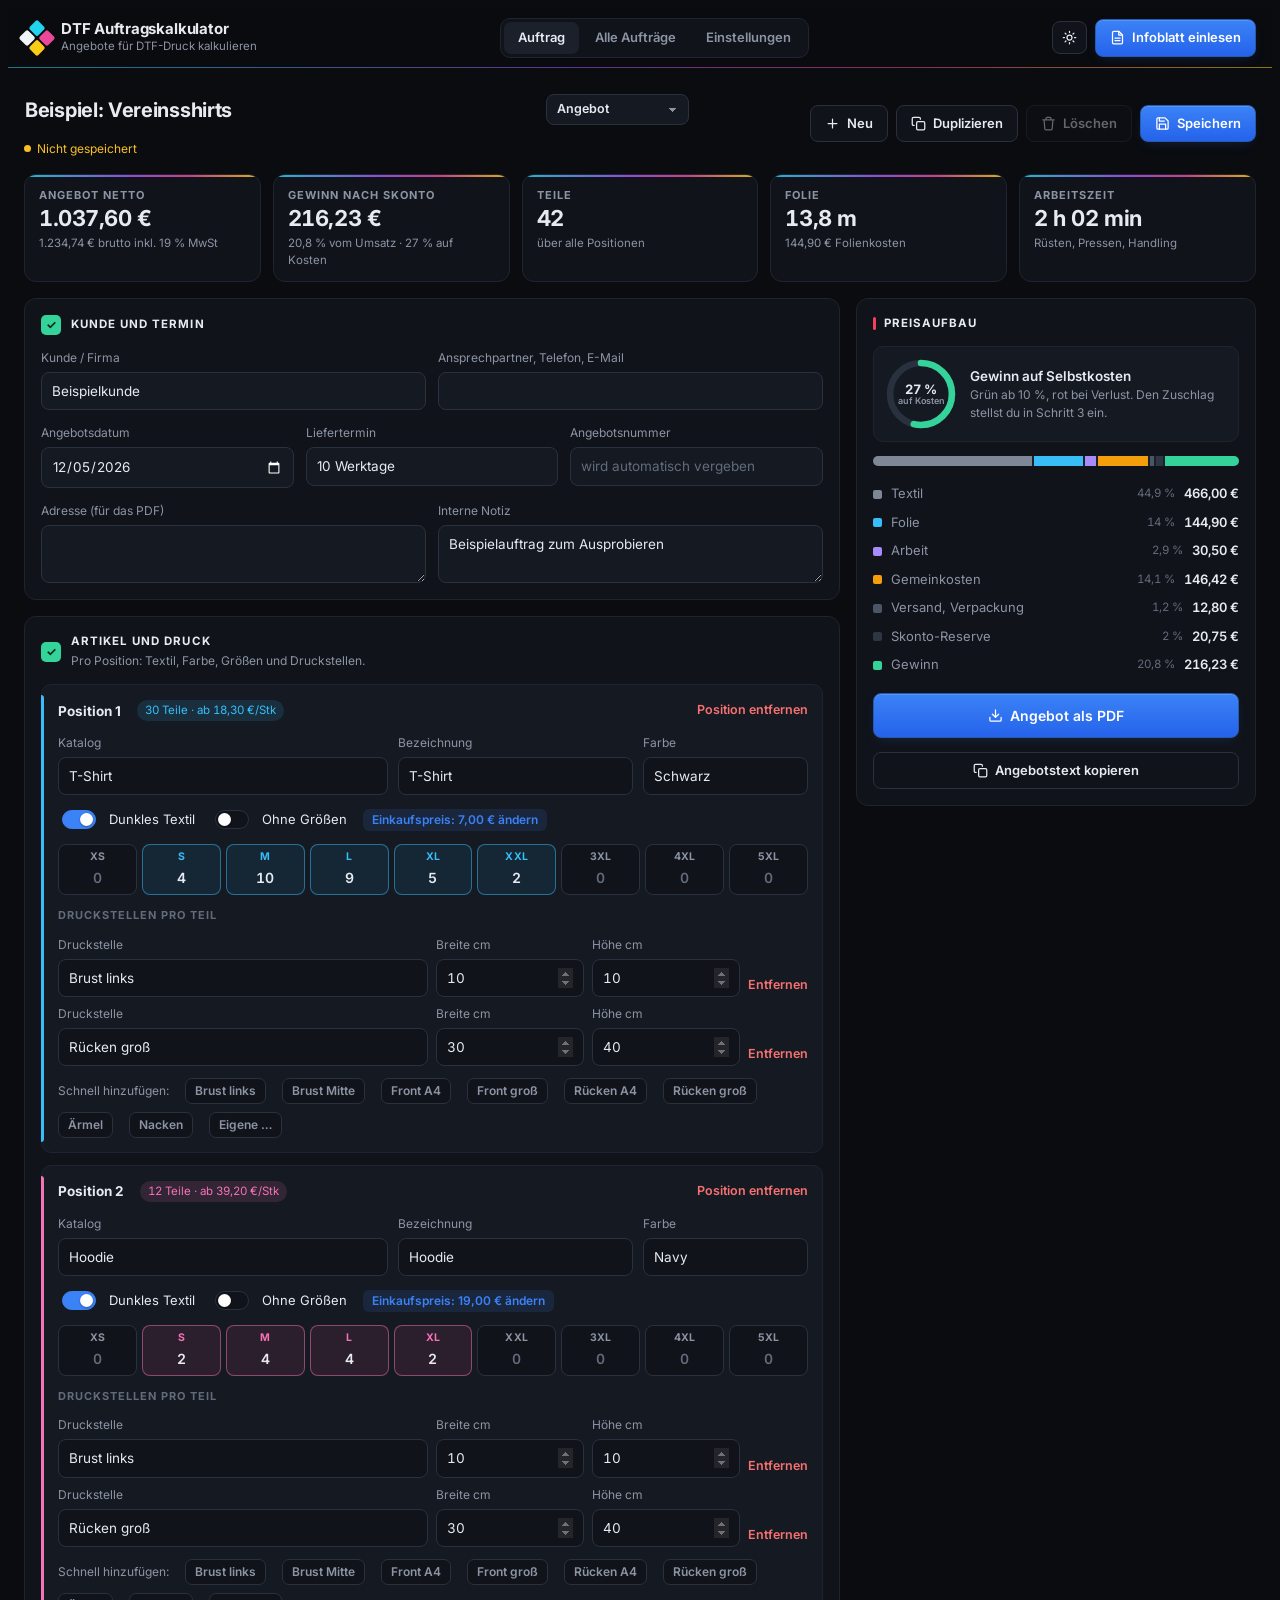
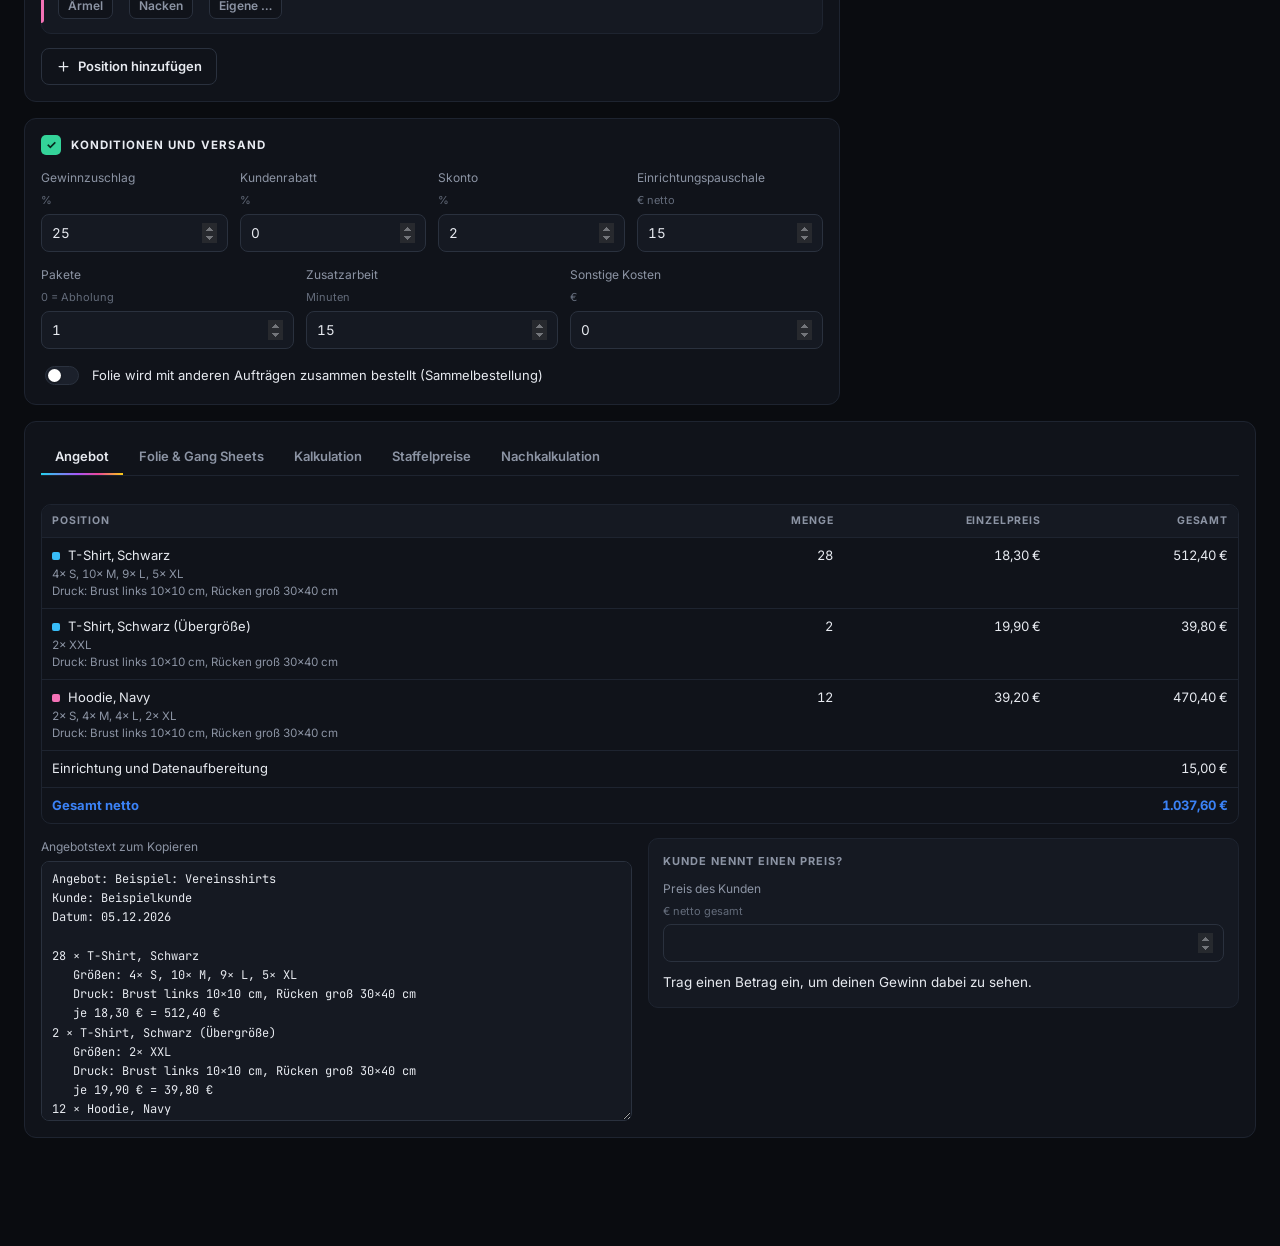
<file: prototyp/index-alt.html>
<!doctype html>
<html lang="de">
<head>
<meta charset="utf-8">
<meta name="viewport" content="width=device-width,initial-scale=1,viewport-fit=cover">
<title>DTF Auftragskalkulator</title>
<link rel="preconnect" href="https://fonts.googleapis.com">
<link rel="preconnect" href="https://fonts.gstatic.com" crossorigin>
<link rel="stylesheet" href="https://fonts.googleapis.com/css2?family=Inter:wght@400;500;600;700;800&family=JetBrains+Mono:wght@400;500&display=swap">
<style>
/* Layout: an den Gang-Sheet-Konfigurator angeglichen. Dunkle Werkstatt-Oberfläche, Kopfleiste mit CMYK-Linie, Kennzahl-Karten oben, darunter Eingaben links und Preisaufbau rechts. Abschnitte mit farbigem Balken. */
:root{
  --bg:#0A0C10; --surface:#10131A; --surface2:#151922; --surface3:#1B202B; --fg:#E7EAF0; --muted:#8C94A4; --faint:#636B7A; --line:#1E2430; --line2:#2A313E; --film:#1A1F29;
  --accent:#3B82F6; --accent-2:#2563EB; --accent-ink:#FFFFFF; --accent-soft:rgba(59,130,246,.12); --accent-glow:rgba(59,130,246,.28);
  --sec:#F43F5E;
  --good:#34D399; --good-soft:rgba(52,211,153,.12); --warn:#FBBF24; --warn-soft:rgba(251,191,36,.10); --bad:#F87171; --bad-soft:rgba(248,113,113,.10);
  --cm-c:#22D3EE; --cm-m:#EC4899; --cm-y:#FACC15; --cm-k:#F1F5F9;
  --p1:#38BDF8; --p2:#F472B6; --p3:#FBBF24; --p4:#A78BFA; --p5:#34D399; --p6:#94A3B8;
  --b-textil:#7D8796; --b-folie:#38BDF8; --b-lohn:#A78BFA; --b-gk:#F59E0B; --b-vers:#4B5565; --b-skonto:#2E3644; --b-gewinn:#34D399;
  --sh1:0 1px 2px rgba(0,0,0,.4); --sh2:0 8px 24px -10px rgba(0,0,0,.6); --sh3:0 24px 60px -16px rgba(0,0,0,.8);
  --appbar:rgba(10,12,16,.85);
  --grad:linear-gradient(90deg,#22D3EE,#A855F7 45%,#EC4899 70%,#FACC15);
  --f-ui:"Inter",system-ui,-apple-system,"Segoe UI",Roboto,Arial,sans-serif;
  --f-display:"Inter",system-ui,-apple-system,"Segoe UI",Roboto,Arial,sans-serif;
  --f-mono:"JetBrains Mono",ui-monospace,Menlo,Consolas,monospace;
  --r:12px; --r-sm:8px; --ease:cubic-bezier(.2,.8,.2,1);
  color-scheme:dark;
}
:root[data-theme="light"]{
  --bg:#F4F6F9; --surface:#FFFFFF; --surface2:#F5F7FA; --surface3:#EBEEF3; --fg:#0F141C; --muted:#5D6675; --faint:#8790A0; --line:#E2E6EC; --line2:#D2D8E0; --film:#E8ECF2;
  --accent:#2563EB; --accent-2:#1D4ED8; --accent-ink:#FFFFFF; --accent-soft:rgba(37,99,235,.08); --accent-glow:rgba(37,99,235,.22);
  --sec:#E11D48;
  --good:#059669; --good-soft:rgba(5,150,105,.10); --warn:#B45309; --warn-soft:rgba(217,119,6,.10); --bad:#DC2626; --bad-soft:rgba(220,38,38,.08);
  --cm-k:#0F141C;
  --p1:#0284C7; --p2:#DB2777; --p3:#D97706; --p4:#7C3AED; --p5:#059669; --p6:#64748B;
  --b-textil:#8792A2; --b-folie:#0284C7; --b-lohn:#7C3AED; --b-gk:#D97706; --b-vers:#B6BFCB; --b-skonto:#D5DBE3; --b-gewinn:#059669;
  --sh1:0 1px 2px rgba(15,20,28,.06); --sh2:0 8px 24px -12px rgba(15,20,28,.18); --sh3:0 24px 60px -16px rgba(15,20,28,.3);
  --appbar:rgba(244,246,249,.85);
  color-scheme:light;
}
*{box-sizing:border-box}
[hidden]{display:none!important}
body{background:var(--bg);color:var(--fg);font-family:var(--f-ui);font-size:13.5px;line-height:1.5;padding-inline:16px;padding-block:0 100px;-webkit-font-smoothing:antialiased}
.wrap{max-width:1600px;margin-inline:auto;display:flex;flex-direction:column;gap:16px}
h1,h2,h3{margin:0;text-wrap:balance}
button{font:inherit;cursor:pointer;color:inherit}
::selection{background:var(--accent-glow)}
svg.i{width:15px;height:15px;flex:none;fill:none;stroke:currentColor;stroke-width:2;stroke-linecap:round;stroke-linejoin:round}

/* Eingabefelder */
input,select,textarea{font:inherit;font-size:13.5px;color:var(--fg);background:var(--surface2);border:1px solid var(--line2);border-radius:var(--r-sm);padding:8px 10px;width:100%;min-width:0;transition:border-color .15s,box-shadow .15s}
input:hover,select:hover,textarea:hover{border-color:color-mix(in srgb,var(--line2) 60%,var(--muted))}
input:focus,select:focus,textarea:focus{outline:none;border-color:var(--accent);box-shadow:0 0 0 3px var(--accent-glow)}
input::placeholder,textarea::placeholder{color:var(--faint)}
input[type=number]{font-variant-numeric:tabular-nums}
input[type=number]::-webkit-inner-spin-button{opacity:.4}
input[type=checkbox]{appearance:none;-webkit-appearance:none;width:34px;height:19px;padding:0;border-radius:99px;background:var(--surface3);border:1px solid var(--line2);position:relative;cursor:pointer;flex:none;transition:background-color .2s var(--ease),border-color .2s}
input[type=checkbox]::after{content:"";position:absolute;top:2px;left:2px;width:13px;height:13px;border-radius:50%;background:#fff;box-shadow:0 1px 2px rgba(0,0,0,.35);transition:transform .2s var(--ease)}
input[type=checkbox]:checked{background:var(--accent);border-color:var(--accent)}
input[type=checkbox]:checked::after{transform:translateX(15px)}
select{appearance:none;-webkit-appearance:none;padding-right:30px;cursor:pointer;
  background-image:linear-gradient(45deg,transparent 50%,var(--muted) 50%),linear-gradient(135deg,var(--muted) 50%,transparent 50%);
  background-position:calc(100% - 15px) 52%,calc(100% - 11px) 52%;background-size:4px 4px,4px 4px;background-repeat:no-repeat}
textarea{resize:vertical}
:focus-visible{outline:2px solid var(--accent);outline-offset:2px}
input:focus-visible,select:focus-visible,textarea:focus-visible{outline:none}
label{display:flex;flex-direction:column;gap:5px;font-size:12px;color:var(--muted);min-width:0}
label .u{font-size:11px;color:var(--faint)}
label.check{flex-direction:row;align-items:center;gap:10px;color:var(--fg);font-size:13px;cursor:pointer;user-select:none}
.sr{position:absolute;left:-9999px}

/* Kopfleiste */
.appbar{position:sticky;top:0;z-index:10;margin-inline:-16px;padding:10px 16px;padding-top:calc(10px + env(safe-area-inset-top,0px));display:flex;flex-wrap:wrap;align-items:center;gap:10px 20px;justify-content:space-between;background:var(--appbar);backdrop-filter:blur(12px);-webkit-backdrop-filter:blur(12px)}
.appbar::after{content:"";position:absolute;left:0;right:0;bottom:0;height:1px;background:var(--grad);opacity:.55}
.brand{display:flex;align-items:center;gap:11px}
.logo{position:relative;width:26px;height:26px;flex:none;transform:rotate(45deg);display:grid;grid-template-columns:1fr 1fr;gap:2px;transition:transform .5s var(--ease)}
.logo i{display:block;border-radius:2px}
.brand:hover .logo{transform:rotate(135deg)}
.brand h1{font-size:15px;font-weight:700;letter-spacing:-.01em;line-height:1.2}
.brand small{display:block;font-size:11.5px;color:var(--muted)}
.topactions{display:flex;gap:8px;align-items:center}
.nav,.tabs{position:relative;display:flex;gap:2px}
.nav{background:var(--surface);border:1px solid var(--line);border-radius:10px;padding:3px}
.nav button{position:relative;z-index:1;border:0;background:transparent;padding:6px 14px;border-radius:7px;font-weight:600;font-size:13px;color:var(--muted);transition:color .2s}
.nav button:hover,.nav button[aria-selected="true"]{color:var(--fg)}
.nav .ind{position:absolute;z-index:0;top:3px;bottom:3px;left:0;border-radius:7px;background:var(--surface3);transform:translateX(var(--x,0));width:var(--w,0);transition:transform .3s var(--ease),width .3s var(--ease)}

/* Knöpfe */
.btn{display:inline-flex;align-items:center;justify-content:center;gap:7px;background:linear-gradient(180deg,var(--accent),var(--accent-2));color:var(--accent-ink);border:1px solid color-mix(in srgb,var(--accent) 70%,#000);border-radius:var(--r-sm);padding:8px 14px;font-weight:600;font-size:13px;white-space:nowrap;box-shadow:0 1px 0 rgba(255,255,255,.15) inset,0 4px 14px -6px var(--accent-glow);transition:transform .12s var(--ease),filter .15s,box-shadow .2s,opacity .2s}
.btn:hover{filter:brightness(1.08);box-shadow:0 1px 0 rgba(255,255,255,.15) inset,0 6px 18px -6px var(--accent-glow)}
.btn:active{transform:scale(.97)}
.btn.ghost{background:var(--surface);color:var(--fg);border:1px solid var(--line2);box-shadow:none}
.btn.ghost:hover{background:var(--surface2);filter:none}
.btn.danger{background:var(--surface);color:var(--bad);border:1px solid color-mix(in srgb,var(--bad) 40%,transparent);box-shadow:none}
.btn.danger:hover{background:var(--bad-soft);filter:none}
.btn.small{padding:5px 10px;font-size:12px}
.btn.icon{padding:8px 9px}
.btn.wide{width:100%;padding:11px 14px;font-size:14px}
.btn:disabled{opacity:.4;cursor:default;transform:none;filter:none}
.btn.busy::after{content:"";width:11px;height:11px;border-radius:50%;border:2px solid currentColor;border-right-color:transparent;animation:spin .7s linear infinite}
@keyframes spin{to{transform:rotate(360deg)}}
.link{background:none;border:0;padding:2px 0;color:var(--accent);font-size:12.5px;font-weight:600;text-decoration:none}
.link:hover{text-decoration:underline;text-underline-offset:3px}
.link.red{color:var(--bad)}

/* Meldungen */
.msg{font-size:13px;border:1px solid color-mix(in srgb,var(--warn) 35%,transparent);background:var(--warn-soft);border-radius:var(--r);padding:10px 14px;display:flex;flex-wrap:wrap;gap:8px 14px;align-items:center;animation:drop .3s var(--ease)}
.msg.info{border-color:color-mix(in srgb,var(--accent) 35%,transparent);background:var(--accent-soft)}
.msg ul{margin:4px 0 0;padding-left:18px}
@keyframes drop{from{opacity:0;transform:translateY(-5px)}}
.toasts{position:fixed;right:16px;bottom:calc(16px + env(safe-area-inset-bottom,0px));z-index:30;display:flex;flex-direction:column;gap:8px;align-items:flex-end;pointer-events:none}
.toast{pointer-events:auto;background:var(--surface3);color:var(--fg);border:1px solid var(--line2);padding:9px 14px;border-radius:10px;font-size:13px;font-weight:600;box-shadow:var(--sh3);display:flex;align-items:center;gap:9px;animation:toastIn .35s var(--ease)}
.toast::before{content:"";width:7px;height:7px;border-radius:50%;background:var(--good)}
.toast.out{animation:toastOut .3s var(--ease) forwards}
@keyframes toastIn{from{opacity:0;transform:translateY(10px)}}
@keyframes toastOut{to{opacity:0;transform:translateY(6px)}}
@media (max-width:980px){.toasts{bottom:calc(70px + env(safe-area-inset-bottom,0px));left:16px;right:16px;align-items:center}}

/* Auftrag-Kopf */
.jobhead{display:flex;flex-wrap:wrap;gap:10px 16px;align-items:center;justify-content:space-between;padding-top:6px}
.jobtitle{display:flex;flex-wrap:wrap;align-items:center;gap:10px;min-width:0;flex:1}
.jobtitle input{font-size:20px;font-weight:700;border-color:transparent;background:transparent;padding:4px 8px;margin-left:-8px;max-width:520px;letter-spacing:-.015em}
.jobtitle input:hover{background:var(--surface);border-color:var(--line2)}
.jobtitle select{width:auto;font-weight:600;font-size:12.5px;padding:5px 30px 5px 10px}
.state{display:inline-flex;align-items:center;gap:6px;font-size:12px;color:var(--muted)}
.state::before{content:"";width:7px;height:7px;border-radius:50%;background:var(--good)}
.state.dirty{color:var(--warn)}
.state.dirty::before{background:var(--warn);animation:pulse 1.6s ease-in-out infinite}
@keyframes pulse{50%{opacity:.35}}
.actions{display:flex;flex-wrap:wrap;gap:8px}

/* Kennzahlen */
.stats{display:grid;grid-template-columns:repeat(5,minmax(0,1fr));gap:12px}
@media (max-width:1100px){.stats{grid-template-columns:repeat(3,minmax(0,1fr))}}
@media (max-width:640px){.stats{grid-template-columns:repeat(2,minmax(0,1fr))}.stats .stat:first-child{grid-column:1 / -1}}
.stat{position:relative;background:var(--surface);border:1px solid var(--line);border-radius:var(--r);padding:12px 14px;overflow:hidden;min-width:0;transition:border-color .2s,transform .2s var(--ease)}
.stat::before{content:"";position:absolute;inset:0 0 auto 0;height:2px;background:var(--grad);opacity:.85}
.stat:hover{border-color:var(--line2);transform:translateY(-1px)}
.stat .v{font-size:22px;font-weight:700;letter-spacing:-.02em;font-variant-numeric:tabular-nums;margin-top:2px;line-height:1.25;border-radius:6px;transition:background-color .6s}
.stat .v.flash{background:var(--accent-soft);transition:none}
.stat .s{font-size:11.5px;color:var(--muted);margin-top:2px;overflow-wrap:anywhere}

.grid{display:grid;grid-template-columns:minmax(0,1fr) minmax(320px,400px);gap:16px;align-items:start}
@media (max-width:980px){.grid{grid-template-columns:minmax(0,1fr)}}
.col{display:flex;flex-direction:column;gap:16px;min-width:0}
.card{background:var(--surface);border:1px solid var(--line);border-radius:var(--r);padding:16px;display:flex;flex-direction:column;gap:14px;min-width:0;transition:border-color .2s}
.card:focus-within{border-color:var(--line2)}

/* Abschnittsköpfe wie im Konfigurator */
.step,.sechead{display:flex;align-items:center;gap:10px}
.step h2,.sechead h2,.card>h2.lbl{display:flex;align-items:center;gap:8px;font-size:11.5px;font-weight:700;text-transform:uppercase;letter-spacing:.09em;color:var(--fg)}
.card>h2.lbl::before,.sechead h2::before{content:"";width:3px;height:13px;border-radius:2px;background:var(--sec);flex:none}
.step .num{width:20px;height:20px;border-radius:5px;background:var(--sec);color:#fff;display:grid;place-items:center;font-size:11px;font-weight:700;flex:none;transition:background-color .3s,transform .3s var(--ease)}
.step.done .num{background:var(--good);color:#06281c}
.step.done .num::before{content:"✓";font-size:12px}
.step.done .num span{display:none}
.step p{margin:2px 0 0;color:var(--muted);font-size:12px;text-transform:none;letter-spacing:0;font-weight:400}
.fields{display:grid;grid-template-columns:repeat(auto-fit,minmax(150px,1fr));gap:12px}
.fields .span2{grid-column:span 2}
@media (max-width:440px){.fields .span2{grid-column:auto}}
.hint{font-size:12px;color:var(--muted);margin:0}

/* Positionen */
.pos{position:relative;border:1px solid var(--line);border-radius:10px;padding:14px 14px 14px 16px;display:flex;flex-direction:column;gap:12px;background:var(--surface2);transition:border-color .2s}
.pos::before{content:"";position:absolute;left:-1px;top:10px;bottom:10px;width:3px;border-radius:0 3px 3px 0;background:var(--pc)}
.pos:hover{border-color:var(--line2)}
.pos.enter{animation:posIn .4s var(--ease)}
@keyframes posIn{from{opacity:.3;transform:translateY(8px)}}
.pos input,.pos select{background:var(--surface)}
.pos-head{display:flex;justify-content:space-between;align-items:center;gap:10px;flex-wrap:wrap}
.pos-head strong{font-size:13.5px;font-weight:700}
.pos-head .tot{font-size:11.5px;color:var(--pc);background:color-mix(in srgb,var(--pc) 13%,transparent);padding:2px 8px;border-radius:99px;font-variant-numeric:tabular-nums}
.pos-row{display:grid;grid-template-columns:minmax(0,1.4fr) minmax(0,1fr) minmax(0,.7fr);gap:10px;align-items:end}
@media (max-width:560px){.pos-row{grid-template-columns:minmax(0,1fr)}}
.sizes{display:grid;grid-template-columns:repeat(9,minmax(0,1fr));gap:5px}
@media (max-width:640px){.sizes{grid-template-columns:repeat(5,minmax(0,1fr))}}
.sizes label{align-items:stretch;text-align:center;font-size:10.5px;font-weight:700;gap:0;border:1px solid var(--line2);border-radius:8px;background:var(--surface);overflow:hidden;transition:border-color .15s,background-color .15s}
.sizes label:hover{border-color:color-mix(in srgb,var(--line2) 50%,var(--muted))}
.sizes label:focus-within{border-color:var(--accent);box-shadow:0 0 0 3px var(--accent-glow)}
.sizes label>span{padding-top:4px;letter-spacing:.03em}
.sizes input{text-align:center;padding:2px 2px 6px;border:0;background:transparent!important;box-shadow:none!important;font-size:14px;font-weight:600;-moz-appearance:textfield}
.sizes input::-webkit-inner-spin-button,.sizes input::-webkit-outer-spin-button{-webkit-appearance:none;margin:0}
.sizes label.has{background:color-mix(in srgb,var(--pc) 12%,var(--surface));border-color:color-mix(in srgb,var(--pc) 50%,transparent);color:var(--pc)}
.sizes label.has input{color:var(--fg)}
.sub{font-size:11px;text-transform:uppercase;letter-spacing:.09em;color:var(--faint);font-weight:700}
.motif{display:grid;grid-template-columns:minmax(0,1.5fr) minmax(0,.6fr) minmax(0,.6fr) auto;gap:8px;align-items:end;animation:drop .25s var(--ease)}
@media (max-width:480px){.motif{grid-template-columns:repeat(2,minmax(0,1fr))}.motif .rm{justify-self:start}}
.inline{display:flex;flex-wrap:wrap;gap:8px 16px;align-items:center}
details.mini>summary{cursor:pointer;font-size:12px;font-weight:600;color:var(--accent);list-style:none;padding:2px 9px;border-radius:6px;background:var(--accent-soft)}
details.mini>summary::-webkit-details-marker{display:none}
details.mini[open]>summary{margin-bottom:10px}

/* Preisaufbau */
.summary{position:sticky;top:72px}
@media (max-width:980px){.summary{position:static}}
.lbl{font-size:11px;text-transform:uppercase;letter-spacing:.09em;color:var(--muted);font-weight:700}
.mono{font-variant-numeric:tabular-nums}
.profit{display:grid;grid-template-columns:auto minmax(0,1fr);gap:14px;align-items:center;padding:12px;border-radius:10px;background:var(--surface2);border:1px solid var(--line)}
.gauge{position:relative;width:70px;height:70px}
.gauge svg{width:100%;height:100%;transform:rotate(-90deg)}
.gauge circle{fill:none;stroke-width:3.4}
.gauge .track{stroke:var(--line2)}
.gauge .val{stroke:var(--good);stroke-linecap:round;stroke-dasharray:0 100;transition:stroke-dasharray .7s var(--ease),stroke .3s}
.gauge[data-s="warn"] .val{stroke:var(--warn)}
.gauge[data-s="bad"] .val{stroke:var(--bad)}
.gauge .pct{position:absolute;inset:0;display:grid;place-items:center;text-align:center;font-size:13px;font-weight:700;line-height:1.1;font-variant-numeric:tabular-nums}
.gauge .pct small{display:block;font-size:9px;color:var(--muted);font-weight:600}
.pill{display:inline-flex;align-items:center;font-size:11.5px;padding:2px 8px;border-radius:99px;white-space:nowrap}
.bar{display:flex;height:10px;border-radius:99px;overflow:hidden;background:var(--surface3);gap:2px}
.bar i{display:block;height:100%;transition:width .6s var(--ease),filter .2s}
.bar i.hl{filter:brightness(1.25)}
.legend{list-style:none;margin:0;padding:0;display:flex;flex-direction:column;gap:1px;font-size:13px}
.legend li{display:flex;align-items:center;gap:9px;padding:4px 8px;margin-inline:-8px;border-radius:6px;transition:background-color .15s}
.legend li:hover,.legend li.hl{background:var(--surface2)}
.legend .sw{width:9px;height:9px;border-radius:2px;flex:none}
.legend .n{flex:1;color:var(--muted)}
.legend .v{font-variant-numeric:tabular-nums;font-weight:600}
.legend .s{font-size:11.5px;color:var(--faint);min-width:3.2em;text-align:right;font-variant-numeric:tabular-nums}
.divider{border-top:1px solid var(--line)}
.warnbox{display:flex;flex-direction:column;gap:3px;font-size:12px;color:var(--bad);line-height:1.45}

/* Reiter */
.tabs{border-bottom:1px solid var(--line);overflow-x:auto;scrollbar-width:none}
.tabs::-webkit-scrollbar{display:none}
.tabs button{border:0;background:none;padding:9px 14px;font-weight:600;font-size:13px;color:var(--muted);white-space:nowrap;transition:color .2s}
.tabs button:hover,.tabs button[aria-selected="true"]{color:var(--fg)}
.tabs .ind{position:absolute;bottom:0;left:0;height:2px;background:var(--grad);transform:translateX(var(--x,0));width:var(--w,0);transition:transform .3s var(--ease),width .3s var(--ease)}
.panel{padding-top:14px;display:flex;flex-direction:column;gap:14px;animation:fade .3s var(--ease)}
@keyframes fade{from{opacity:.25}}
.tablewrap{overflow-x:auto;border:1px solid var(--line);border-radius:10px}
table{border-collapse:collapse;width:100%;font-size:13px;font-variant-numeric:tabular-nums}
th,td{padding:8px 10px;border-bottom:1px solid var(--line);text-align:right;white-space:nowrap;vertical-align:top}
tbody tr:last-child td{border-bottom:0}
th:first-child,td:first-child{text-align:left}
td:first-child,td.txt{white-space:normal}
td.txt{text-align:left}
th{font-weight:700;font-size:10.5px;text-transform:uppercase;letter-spacing:.08em;color:var(--muted);background:var(--surface2)}
tbody tr{transition:background-color .12s}
tbody tr:hover td{background:var(--surface2)}
tr.sum td{font-weight:650;border-bottom:1px solid var(--line2)}
tr.final td{font-weight:700;color:var(--accent)}
tr.cur td{background:var(--accent-soft)!important}
td .sw{display:inline-block;width:8px;height:8px;border-radius:2px;margin-right:8px}
td small{display:block;color:var(--muted);font-size:11.5px}
.neg{color:var(--bad)}
.sheet{overflow-x:auto;border:1px solid var(--line);border-radius:10px;background:repeating-conic-gradient(var(--surface2) 0 25%,var(--surface) 0 50%) 0 0/16px 16px}
.sheet canvas{display:block}
.upload{display:flex;flex-wrap:wrap;gap:12px 20px;align-items:center;justify-content:space-between;border:1px dashed var(--line2);border-radius:10px;padding:14px;transition:border-color .2s,background-color .2s}
.upload.over{border-color:var(--accent);background:var(--accent-soft)}
.offer{font-family:var(--f-mono);font-size:12px;line-height:1.6;min-height:260px;white-space:pre}
.two{display:grid;grid-template-columns:repeat(auto-fit,minmax(260px,1fr));gap:16px}
.ziel{display:flex;flex-direction:column;gap:10px;padding:14px;border-radius:10px;background:var(--surface2);border:1px solid var(--line);align-self:start}

/* Aufträge-Liste */
.toolbar{display:flex;flex-wrap:wrap;gap:10px;align-items:center;justify-content:space-between}
.toolbar input{max-width:300px}
.chips{display:flex;flex-wrap:wrap;gap:6px}
.chip{border:1px solid var(--line2);background:var(--surface);border-radius:7px;padding:4px 11px;font-size:12.5px;font-weight:600;color:var(--muted);transition:border-color .15s,background-color .15s,color .15s,transform .1s}
.chip:hover{color:var(--fg);border-color:color-mix(in srgb,var(--line2) 50%,var(--muted))}
.chip:active{transform:scale(.96)}
.chip[aria-pressed="true"]{background:var(--accent-soft);color:var(--accent);border-color:color-mix(in srgb,var(--accent) 50%,transparent)}
.pos .chip{background:var(--surface);font-size:12px;padding:3px 9px}
.pos .chip:hover{color:var(--pc);border-color:color-mix(in srgb,var(--pc) 50%,transparent)}
.status{display:inline-flex;align-items:center;gap:6px;font-size:12px;font-weight:600;padding:2px 9px 2px 7px;border-radius:6px;background:color-mix(in srgb,var(--c) 13%,transparent);color:var(--c)}
.status i{width:6px;height:6px;border-radius:50%;background:var(--c)}
tr.click{cursor:pointer}
tr.click td:first-child{font-weight:600}
tr.click:hover td:first-child{color:var(--accent)}
.empty{padding:44px 16px;text-align:center;color:var(--muted)}
.empty strong{display:block;color:var(--fg);font-size:15px;margin-bottom:4px}
.listcard{padding:0;overflow:hidden}
.listcard .tablewrap{border:0;border-radius:0}

/* Einstellungen */
.setgrid{columns:3 340px;column-gap:16px}
.setgrid>.card{break-inside:avoid;margin-bottom:16px}
.setgrid>.card.full{column-span:all}
.list{display:flex;flex-direction:column;gap:8px}
.lrow{display:grid;gap:8px;align-items:end;animation:drop .25s var(--ease)}
.callout{background:var(--surface2);border:1px solid var(--line);border-left:3px solid var(--accent);border-radius:8px;padding:12px 14px;display:flex;flex-direction:column;gap:8px}
.savebar{position:sticky;bottom:16px;display:flex;justify-content:flex-end;z-index:3;pointer-events:none}
.savebar>div{pointer-events:auto;background:var(--surface);border:1px solid var(--line2);border-radius:12px;padding:7px 7px 7px 14px;display:flex;gap:12px;align-items:center;box-shadow:var(--sh3)}

/* Import-Fenster */
.overlay{position:fixed;inset:0;background:rgba(0,0,0,.6);backdrop-filter:blur(4px);-webkit-backdrop-filter:blur(4px);z-index:40;display:flex;align-items:flex-start;justify-content:center;padding:calc(48px + env(safe-area-inset-top,0px)) 16px 24px;overflow-y:auto;animation:fadeBg .2s ease}
@keyframes fadeBg{from{opacity:0}}
.dialog{position:relative;overflow:hidden;background:var(--surface);border-radius:14px;max-width:620px;width:100%;padding:20px;display:flex;flex-direction:column;gap:14px;border:1px solid var(--line2);box-shadow:var(--sh3);animation:pop .3s var(--ease)}
.dialog::before{content:"";position:absolute;inset:0 0 auto 0;height:2px;background:var(--grad)}
@keyframes pop{from{opacity:0;transform:translateY(10px) scale(.98)}}
.dialog h2{font-size:16px;font-weight:700}
.drop{border:1px dashed var(--line2);border-radius:10px;padding:20px;display:flex;flex-direction:column;gap:10px;align-items:center;text-align:center;transition:border-color .2s,background-color .2s}
.drop.over{border-color:var(--accent);background:var(--accent-soft)}
.drop.has{border-style:solid;border-color:var(--good);background:var(--good-soft)}
.progress{font-size:12.5px;color:var(--muted);display:flex;align-items:center;gap:10px}
.progress.run::before{content:"";width:13px;height:13px;flex:none;border-radius:50%;border:2px solid var(--accent);border-right-color:transparent;animation:spin .7s linear infinite}

.formula{display:flex;flex-wrap:wrap;align-items:center;gap:6px 10px;font-size:14px}
.formula b{font-weight:700}
.frac{display:inline-flex;flex-direction:column;vertical-align:middle;text-align:center}
.frac>span:first-child{border-bottom:1.5px solid currentColor;padding:0 .4em .12em}
.frac>span:last-child{padding:.12em .4em 0}

.mobilebar{display:none}
@media (max-width:980px){
  .mobilebar{display:flex;position:fixed;left:12px;right:12px;bottom:calc(10px + env(safe-area-inset-bottom,0px));z-index:5;background:var(--surface3);border:1px solid var(--line2);border-radius:12px;padding:11px 16px;justify-content:space-between;gap:12px;font-size:13px;box-shadow:var(--sh3);font-variant-numeric:tabular-nums}
}
@media (max-width:720px){.appbar{position:static}.brand small{display:none}.nav{order:3;width:100%}.nav button{flex:1;padding:6px 6px}.topactions .lbltxt{display:none}}
@media (prefers-reduced-motion:reduce){*,*::before,*::after{animation:none!important;transition:none!important}}
</style>
</head>
<body>
<div class="wrap">
  <header class="appbar">
    <div class="brand">
      <div class="logo" aria-hidden="true"><i style="background:var(--cm-c)"></i><i style="background:var(--cm-m)"></i><i style="background:var(--cm-k)"></i><i style="background:var(--cm-y)"></i></div>
      <div><h1>DTF Auftragskalkulator</h1><small>Angebote für DTF-Druck kalkulieren</small></div>
    </div>
    <nav class="nav" role="tablist" aria-label="Bereiche"><span class="ind" aria-hidden="true"></span>
      <button type="button" role="tab" data-view="auftrag" aria-selected="true">Auftrag</button>
      <button type="button" role="tab" data-view="liste" aria-selected="false">Alle Aufträge</button>
      <button type="button" role="tab" data-view="einst" aria-selected="false">Einstellungen</button>
    </nav>
    <div class="topactions">
      <button class="btn ghost icon" id="themeBtn" type="button" aria-label="Hell oder dunkel umschalten" title="Hell / Dunkel"><svg class="i" viewBox="0 0 24 24" aria-hidden="true"><circle cx="12" cy="12" r="4"/><path d="M12 2v2M12 20v2M4.93 4.93l1.41 1.41M17.66 17.66l1.41 1.41M2 12h2M20 12h2M6.34 17.66l-1.41 1.41M19.07 4.93l-1.41 1.41"/></svg></button>
      <button class="btn" id="openImport" type="button"><svg class="i" viewBox="0 0 24 24" aria-hidden="true"><path d="M14 2H6a2 2 0 0 0-2 2v16a2 2 0 0 0 2 2h12a2 2 0 0 0 2-2V8z"/><path d="M14 2v6h6M16 13H8M16 17H8"/></svg><span class="lbltxt">Infoblatt einlesen</span></button>
    </div>
  </header>

  <div class="msg" id="msg" hidden></div>

  <!-- ================= AUFTRAG ================= -->
  <section id="view-auftrag" class="col">
    <div class="jobhead">
      <div class="jobtitle">
        <label for="j-name" class="sr">Auftragsname</label>
        <input id="j-name" data-job="name" maxlength="100" placeholder="Auftragsname">
        <label for="j-status" class="sr">Status</label>
        <select id="j-status" data-job="status">
          <option value="angebot">Angebot</option>
          <option value="auftrag">Auftrag bestätigt</option>
          <option value="erledigt">Erledigt</option>
          <option value="abgelehnt">Abgelehnt</option>
        </select>
        <span class="state" id="saveState"></span>
      </div>
      <div class="actions">
        <button class="btn ghost" id="newJob" type="button"><svg class="i" viewBox="0 0 24 24" aria-hidden="true"><path d="M12 5v14M5 12h14"/></svg>Neu</button>
        <button class="btn ghost" id="dupJob" type="button"><svg class="i" viewBox="0 0 24 24" aria-hidden="true"><rect x="9" y="9" width="13" height="13" rx="2"/><path d="M5 15H4a2 2 0 0 1-2-2V4a2 2 0 0 1 2-2h9a2 2 0 0 1 2 2v1"/></svg>Duplizieren</button>
        <button class="btn ghost" id="delJob" type="button"><svg class="i" viewBox="0 0 24 24" aria-hidden="true"><path d="M3 6h18M8 6V4a2 2 0 0 1 2-2h4a2 2 0 0 1 2 2v2M19 6l-1 14a2 2 0 0 1-2 2H8a2 2 0 0 1-2-2L5 6"/></svg>Löschen</button>
        <button class="btn" id="saveJob" type="button"><svg class="i" viewBox="0 0 24 24" aria-hidden="true"><path d="M19 21H5a2 2 0 0 1-2-2V5a2 2 0 0 1 2-2h11l5 5v11a2 2 0 0 1-2 2z"/><path d="M17 21v-8H7v8M7 3v5h8"/></svg>Speichern</button>
      </div>
    </div>

    <div class="stats" aria-live="polite">
      <div class="stat"><div class="lbl">Angebot netto</div><div class="v" id="s-netto">–</div><div class="s" id="s-brutto">–</div></div>
      <div class="stat"><div class="lbl" id="s-gewinn-l">Gewinn</div><div class="v" id="s-gewinn">–</div><div class="s" id="s-pill">–</div></div>
      <div class="stat"><div class="lbl">Teile</div><div class="v" id="s-teile">–</div><div class="s">über alle Positionen</div></div>
      <div class="stat"><div class="lbl">Folie</div><div class="v" id="s-folie">–</div><div class="s" id="s-folie2">Laufmeter</div></div>
      <div class="stat"><div class="lbl">Arbeitszeit</div><div class="v" id="s-zeit">–</div><div class="s">Rüsten, Pressen, Handling</div></div>
    </div>

    <div class="grid">
      <div class="col">
        <section class="card">
          <div class="step" id="step1"><span class="num"><span>1</span></span><div><h2>Kunde und Termin</h2></div></div>
          <div class="fields">
            <label for="j-kunde">Kunde / Firma<input id="j-kunde" data-job="kunde" maxlength="100"></label>
            <label for="j-kontakt">Ansprechpartner, Telefon, E-Mail<input id="j-kontakt" data-job="kontakt" maxlength="160"></label>
          </div>
          <div class="fields">
            <label for="j-datum">Angebotsdatum<input id="j-datum" data-job="datum" type="date"></label>
            <label for="j-liefer">Liefertermin<input id="j-liefer" data-job="liefertermin" maxlength="60" placeholder="z. B. KW 44 oder 10 Werktage"></label>
            <label for="j-nr">Angebotsnummer<input id="j-nr" data-job="angebotNr" maxlength="30" placeholder="wird automatisch vergeben"></label>
          </div>
          <div class="fields">
            <label class="span2" for="j-adresse">Adresse (für das PDF)<textarea id="j-adresse" data-job="adresse" rows="2" maxlength="300"></textarea></label>
            <label class="span2" for="j-notiz">Interne Notiz<textarea id="j-notiz" data-job="notiz" rows="2" maxlength="800"></textarea></label>
          </div>
        </section>

        <section class="card">
          <div class="step" id="step2"><span class="num"><span>2</span></span><div><h2>Artikel und Druck</h2><p>Pro Position: Textil, Farbe, Größen und Druckstellen.</p></div></div>
          <div id="positions" class="col" style="gap:12px"></div>
          <button class="btn ghost" id="addPos" type="button" style="align-self:flex-start"><svg class="i" viewBox="0 0 24 24" aria-hidden="true"><path d="M12 5v14M5 12h14"/></svg>Position hinzufügen</button>
        </section>

        <section class="card">
          <div class="step" id="step3"><span class="num"><span>3</span></span><div><h2>Konditionen und Versand</h2></div></div>
          <div class="fields">
            <label for="j-gewinn">Gewinnzuschlag <span class="u">%</span><input id="j-gewinn" data-job="gewinn" data-num type="number" step="1" min="0"></label>
            <label for="j-rabatt">Kundenrabatt <span class="u">%</span><input id="j-rabatt" data-job="rabatt" data-num type="number" step="0.5" min="0" max="90"></label>
            <label for="j-skonto">Skonto <span class="u">%</span><input id="j-skonto" data-job="skonto" data-num type="number" step="0.5" min="0" max="20"></label>
            <label for="j-pausch">Einrichtungspauschale <span class="u">€ netto</span><input id="j-pausch" data-job="pauschale" data-num type="number" step="1" min="0"></label>
          </div>
          <div class="fields">
            <label for="j-pakete">Pakete <span class="u">0 = Abholung</span><input id="j-pakete" data-job="pakete" data-num type="number" step="1" min="0"></label>
            <label for="j-zmin">Zusatzarbeit <span class="u">Minuten</span><input id="j-zmin" data-job="zusatzMin" data-num type="number" step="5" min="0"></label>
            <label for="j-zkost">Sonstige Kosten <span class="u">€</span><input id="j-zkost" data-job="zusatzKosten" data-num type="number" step="1" min="0"></label>
          </div>
          <label class="check" for="j-sammel"><input id="j-sammel" type="checkbox" data-job="sammel" data-bool> Folie wird mit anderen Aufträgen zusammen bestellt (Sammelbestellung)</label>
        </section>
      </div>

      <aside class="col summary">
        <section class="card">
          <div class="sechead"><h2>Preisaufbau</h2></div>
          <div class="profit">
            <div class="gauge" id="gauge" data-s="good"><svg viewBox="0 0 36 36" aria-hidden="true"><circle class="track" cx="18" cy="18" r="15.915"/><circle class="val" id="g-val" cx="18" cy="18" r="15.915" pathLength="100"/></svg><div class="pct" id="g-pct">–</div></div>
            <div><div style="font-weight:600">Gewinn auf Selbstkosten</div><div class="hint">Grün ab 10 %, rot bei Verlust. Den Zuschlag stellst du in Schritt 3 ein.</div></div>
          </div>
          <div class="bar" id="s-bar" role="img" aria-label="Woraus sich der Preis zusammensetzt"></div>
          <ul class="legend" id="s-legend"></ul>
          <div class="warnbox" id="warn" hidden></div>
          <button class="btn wide" id="pdfBtn" type="button"><svg class="i" viewBox="0 0 24 24" aria-hidden="true"><path d="M21 15v4a2 2 0 0 1-2 2H5a2 2 0 0 1-2-2v-4M7 10l5 5 5-5M12 15V3"/></svg>Angebot als PDF</button>
          <button class="btn ghost" id="copyBtn" type="button"><svg class="i" viewBox="0 0 24 24" aria-hidden="true"><rect x="9" y="9" width="13" height="13" rx="2"/><path d="M5 15H4a2 2 0 0 1-2-2V4a2 2 0 0 1 2-2h9a2 2 0 0 1 2 2v1"/></svg>Angebotstext kopieren</button>
        </section>
      </aside>
    </div>

    <section class="card">
      <div class="tabs" role="tablist" aria-label="Details"><span class="ind" aria-hidden="true"></span>
        <button type="button" role="tab" data-tab="angebot" aria-selected="true">Angebot</button>
        <button type="button" role="tab" data-tab="folie" aria-selected="false">Folie &amp; Gang Sheets</button>
        <button type="button" role="tab" data-tab="schema" aria-selected="false">Kalkulation</button>
        <button type="button" role="tab" data-tab="staffel" aria-selected="false">Staffelpreise</button>
        <button type="button" role="tab" data-tab="nach" aria-selected="false">Nachkalkulation</button>
      </div>

      <div class="panel" id="tab-angebot">
        <div class="tablewrap"><table>
          <thead><tr><th>Position</th><th>Menge</th><th>Einzelpreis</th><th>Gesamt</th></tr></thead>
          <tbody id="t-offer"></tbody>
        </table></div>
        <div class="two">
          <label for="offerText">Angebotstext zum Kopieren<textarea id="offerText" class="offer" readonly></textarea></label>
          <div class="ziel">
            <div class="lbl">Kunde nennt einen Preis?</div>
            <label for="ziel">Preis des Kunden <span class="u">€ netto gesamt</span><input id="ziel" type="number" step="1" min="0"></label>
            <div class="mono" id="ziel-out">–</div>
          </div>
        </div>
      </div>

      <div class="panel" id="tab-folie" hidden>
        <div class="sheet" id="sheetWrap"><canvas id="sheet" role="img" aria-label="Geplante Anordnung der Motive auf der Folie"></canvas></div>
        <p class="hint" id="sheetInfo"></p>
        <div class="tablewrap"><table>
          <thead><tr><th>Motiv</th><th>Stück</th><th>Maße</th><th>Lage</th></tr></thead>
          <tbody id="t-motive"></tbody>
        </table></div>
        <div class="divider"></div>
        <div class="upload" id="sheetDrop">
          <div><div class="lbl">Echte Gang Sheets</div><p class="hint">PNG oder PDF der Datei, die du beim Anbieter bestellst. Gemessen werden Länge, bedruckte Fläche und bezahlte leere Folie.</p></div>
          <label class="btn ghost" for="sheetFile" style="flex-direction:row;color:var(--fg)"><svg class="i" viewBox="0 0 24 24" aria-hidden="true"><path d="M21 15v4a2 2 0 0 1-2 2H5a2 2 0 0 1-2-2v-4M17 8l-5-5-5 5M12 3v12"/></svg>Gang Sheet hochladen<input id="sheetFile" class="sr" type="file" accept=".png,.pdf,.webp,image/png,image/webp,application/pdf" multiple></label>
        </div>
        <div class="progress" id="sheetProg" hidden></div>
        <div class="tablewrap"><table>
          <thead><tr><th>Datei</th><th>Breite cm</th><th>Länge</th><th>Bedruckt</th><th>Leer bezahlt</th><th>Kosten leer</th><th></th></tr></thead>
          <tbody id="t-sheets"></tbody>
        </table></div>
        <p class="hint" id="sheetCompare"></p>
      </div>

      <div class="panel" id="tab-schema" hidden>
        <div class="tablewrap"><table>
          <thead><tr><th>Posten</th><th>Satz</th><th>Betrag</th></tr></thead>
          <tbody id="t-schema"></tbody>
        </table></div>
        <div class="col" style="gap:10px">
          <div class="formula"><b>Preis vor Skonto</b> = <span class="frac"><span>Barverkaufspreis</span><span>1 − Skonto</span></span></div>
          <div class="formula"><b>Listenpreis</b> = <span class="frac"><span>Preis vor Skonto</span><span>1 − Rabatt</span></span></div>
          <div class="formula"><b>Gewinn auf Selbstkosten</b> = <span class="frac"><span>Gewinn</span><span>Selbstkosten</span></span> × 100 %</div>
          <p class="hint">Skonto und Rabatt werden „im Hundert“ aufgeschlagen. Zieht der Kunde sie ab, bleibt genau der Barverkaufspreis übrig. Einrichtungspauschale und Mindermengenzuschlag kommen zusätzlich dazu und erhöhen den Gewinn.</p>
        </div>
      </div>

      <div class="panel" id="tab-staffel" hidden>
        <div class="tablewrap"><table>
          <thead id="t-staffel-h"></thead>
          <tbody id="t-staffel"></tbody>
        </table></div>
        <p class="hint">Preis pro Stück für Standardgrößen. Alle Positionen werden im gleichen Verhältnis hoch- oder heruntergerechnet.</p>
      </div>

      <div class="panel" id="tab-nach" hidden>
        <p class="hint">Nach dem Auftrag eintragen, was wirklich gebraucht wurde. Leere Felder zählen wie geplant. Sind Gang Sheets hochgeladen, wird deren Länge als echte Folie genommen.</p>
        <div class="fields">
          <label for="i-min">Echte Arbeitszeit <span class="u">Minuten gesamt</span><input id="i-min" data-ist="minuten" type="number" step="5" min="0"></label>
          <label for="i-m">Echte Folie <span class="u">Meter</span><input id="i-m" data-ist="meter" type="number" step="0.1" min="0"></label>
          <label for="i-k">Ungeplante Kosten <span class="u">€ (Fehldrucke, Nachkauf)</span><input id="i-k" data-ist="kosten" type="number" step="1" min="0"></label>
        </div>
        <div class="tablewrap"><table>
          <thead><tr><th>Posten</th><th>Geplant</th><th>Echt</th><th>Abweichung</th></tr></thead>
          <tbody id="t-nach"></tbody>
        </table></div>
      </div>
    </section>
  </section>

  <!-- ================= LISTE ================= -->
  <section id="view-liste" class="col" hidden>
    <div class="toolbar">
      <div class="chips" id="listChips"></div>
      <label for="listSearch" class="sr">Suchen</label>
      <input id="listSearch" placeholder="Auftrag oder Kunde suchen">
    </div>
    <section class="card listcard">
      <div class="tablewrap"><table>
        <thead><tr><th>Auftrag</th><th>Status</th><th>Datum</th><th>Teile</th><th>Netto</th><th>Gewinn</th></tr></thead>
        <tbody id="t-list"></tbody>
      </table></div>
    </section>
    <p class="hint" id="listSum"></p>
  </section>

  <!-- ================= EINSTELLUNGEN ================= -->
  <section id="view-einst" class="col" hidden>
    <p class="hint">Diese Werte gelten für alle Aufträge. Am Anfang stehen Beispielwerte drin. Trag deine echten Zahlen ein und speichere.</p>
    <div class="setgrid">
      <section class="card">
        <h2 class="lbl">Firma (steht auf dem Angebot)</h2>
        <label for="f-name">Firmenname<input id="f-name" data-set="fName" data-str maxlength="100"></label>
        <label for="f-adr">Adresse<textarea id="f-adr" data-set="fAdresse" data-str rows="2" maxlength="200"></textarea></label>
        <label for="f-kon">Kontakt <span class="u">Telefon, E-Mail, Web</span><input id="f-kon" data-set="fKontakt" data-str maxlength="200"></label>
        <label for="f-fuss">Fußzeile <span class="u">Steuernummer, Bank, Inhaber</span><textarea id="f-fuss" data-set="fFuss" data-str rows="2" maxlength="300"></textarea></label>
      </section>

      <section class="card">
        <h2 class="lbl">Folie (Einkauf beim Anbieter)</h2>
        <div class="sub">Preis pro Laufmeter</div>
        <div class="list" id="staffelList"></div>
        <button class="link" id="addStaffel" type="button" style="align-self:flex-start">+ Mengenstaffel</button>
        <div class="fields">
          <label for="s-fvers">Versand pro Bestellung <span class="u">€, 0 wenn im Meterpreis</span><input id="s-fvers" data-set="folieVersand" type="number" step="0.5" min="0"></label>
          <label for="s-rolle">Nutzbare Breite <span class="u">cm</span><input id="s-rolle" data-set="rollenbreite" type="number" step="1" min="1"></label>
          <label for="s-abst">Abstand Motive <span class="u">cm</span><input id="s-abst" data-set="abstand" type="number" step="0.1" min="0"></label>
          <label for="s-vorl">Zuschlag je Bestellung <span class="u">cm Länge</span><input id="s-vorl" data-set="vorlauf" type="number" step="1" min="0"></label>
          <label for="s-schr">Abrechnung in Schritten <span class="u">m</span><input id="s-schr" data-set="schritt" type="number" step="0.05" min="0.01"></label>
          <label for="s-minm">Mindestbestellung <span class="u">m</span><input id="s-minm" data-set="minMeter" type="number" step="0.5" min="0"></label>
          <label for="s-fzu">Planungszuschlag <span class="u">% Länge (Erfahrung)</span><input id="s-fzu" data-set="folieZuschlag" type="number" step="1" min="0"></label>
          <label for="s-sam">Typische Sammelbestellung <span class="u">m</span><input id="s-sam" data-set="sammelMeter" type="number" step="1" min="0"></label>
          <label for="s-aus">Ausschuss <span class="u">% Fehldrucke</span><input id="s-aus" data-set="ausschuss" type="number" step="0.5" min="0"></label>
        </div>
        <div class="callout" id="calib" hidden></div>
      </section>

      <section class="card">
        <h2 class="lbl">Arbeitszeit</h2>
        <div class="fields">
          <label for="s-lohn">Stundenlohn <span class="u">€</span><input id="s-lohn" data-set="lohn" type="number" step="0.5" min="0"></label>
          <label for="s-ruest">Rüstzeit pro Auftrag <span class="u">Min.</span><input id="s-ruest" data-set="ruestMin" type="number" step="5" min="0"></label>
          <label for="s-press">Pressen pro Druckstelle <span class="u">Sek.</span><input id="s-press" data-set="pressSek" type="number" step="5" min="0"></label>
          <label for="s-hand">Handling pro Teil <span class="u">Sek.</span><input id="s-hand" data-set="handlingSek" type="number" step="5" min="0"></label>
        </div>
      </section>

      <section class="card">
        <h2 class="lbl">Gemeinkosten</h2>
        <p class="hint">Trag deine festen Kosten pro Monat ein. Daraus wird der Fertigungs-Zuschlag berechnet, statt ihn zu schätzen.</p>
        <div class="list" id="fixList"></div>
        <button class="link" id="addFix" type="button" style="align-self:flex-start">+ Kostenpunkt</button>
        <label for="s-prod">Produktive Stunden pro Monat <span class="u">Zeit, in der wirklich gedruckt wird</span><input id="s-prod" data-set="prodStunden" type="number" step="1" min="1"></label>
        <div class="callout" id="fixOut"></div>
        <div class="fields">
          <label for="s-fgk">Fertigungs-Gemeinkosten <span class="u">% auf Lohn</span><input id="s-fgk" data-set="fgk" type="number" step="1" min="0"></label>
          <label for="s-mgk">Material-Gemeinkosten <span class="u">% auf Material</span><input id="s-mgk" data-set="mgk" type="number" step="1" min="0"></label>
          <label for="s-vwvt">Verwaltung &amp; Vertrieb <span class="u">% auf Herstellkosten</span><input id="s-vwvt" data-set="vwvt" type="number" step="1" min="0"></label>
        </div>
      </section>

      <section class="card">
        <h2 class="lbl">Preise und Angebote</h2>
        <div class="fields">
          <label for="s-gew">Standard-Gewinnzuschlag <span class="u">%</span><input id="s-gew" data-set="gewinn" type="number" step="1" min="0"></label>
          <label for="s-pau">Standard-Einrichtungspauschale <span class="u">€</span><input id="s-pau" data-set="pauschale" type="number" step="1" min="0"></label>
          <label for="s-mina">Mindestauftragswert <span class="u">€ netto</span><input id="s-mina" data-set="minAuftrag" type="number" step="5" min="0"></label>
          <label for="s-rund">Stückpreise runden
            <select id="s-rund" data-set="rundung" data-str>
              <option value="0">nicht runden</option>
              <option value="0.1">auf 10 Cent</option>
              <option value="0.5">auf 50 Cent</option>
              <option value="0.9">auf ,90</option>
              <option value="1">auf ganze Euro</option>
            </select>
          </label>
          <label for="s-gue">Angebot gültig <span class="u">Tage</span><input id="s-gue" data-set="gueltigTage" type="number" step="1" min="1"></label>
          <label for="s-mwst">Mehrwertsteuer <span class="u">% (0 = Kleinunternehmer)</span><input id="s-mwst" data-set="mwst" type="number" step="1" min="0"></label>
          <label for="s-verp">Verpackung pro Teil <span class="u">€</span><input id="s-verp" data-set="verpackung" type="number" step="0.05" min="0"></label>
          <label for="s-paket">Versand pro Paket <span class="u">€</span><input id="s-paket" data-set="paketPreis" type="number" step="0.1" min="0"></label>
        </div>
      </section>

      <section class="card full">
        <h2 class="lbl">Textil-Katalog (Einkaufspreise netto)</h2>
        <div class="tablewrap"><table>
          <thead><tr><th>Artikel</th><th>EK hell</th><th>EK dunkel</th><th>Aufpreis XXL</th><th>Aufpreis 3XL+</th><th>Größen</th><th></th></tr></thead>
          <tbody id="t-cat"></tbody>
        </table></div>
        <button class="link" id="addCat" type="button" style="align-self:flex-start">+ Artikel</button>
      </section>
    </div>
    <div class="savebar"><div><span class="state" id="setState"></span><button class="link" id="resetSet" type="button">Beispielwerte laden</button><button class="btn" id="saveSet" type="button"><svg class="i" viewBox="0 0 24 24" aria-hidden="true"><path d="M19 21H5a2 2 0 0 1-2-2V5a2 2 0 0 1 2-2h11l5 5v11a2 2 0 0 1-2 2z"/><path d="M17 21v-8H7v8M7 3v5h8"/></svg>Einstellungen speichern</button></div></div>
  </section>
</div>

<!-- ================= IMPORT ================= -->
<div class="overlay" id="imp" hidden role="dialog" aria-modal="true" aria-labelledby="impTitle">
  <div class="dialog">
    <div class="toolbar">
      <h2 id="impTitle" style="font-size:1.15rem">Infoblatt einlesen</h2>
      <button class="link" id="impClose" type="button">Schließen</button>
    </div>
    <p class="hint">Füg den Text einer Kundenanfrage ein oder lade ein Infoblatt hoch (Excel, PDF oder Foto). Claude liest Artikel, Farben, Größen und Druckstellen aus und legt daraus einen neuen Auftrag an, den du prüfst.</p>
    <label for="impText">Text, z. B. aus einer E-Mail<textarea id="impText" rows="6" placeholder="Hallo, wir bräuchten 25 schwarze T-Shirts (5 S, 10 M, 10 L) mit Logo vorne links ca. 10 cm und groß hinten …"></textarea></label>
    <div class="drop" id="impDrop">
      <label class="btn ghost" for="impFile" style="flex-direction:row;color:var(--fg)"><svg class="i" viewBox="0 0 24 24" aria-hidden="true"><path d="M21 15v4a2 2 0 0 1-2 2H5a2 2 0 0 1-2-2v-4M17 8l-5-5-5 5M12 3v12"/></svg>Datei auswählen<input id="impFile" class="sr" type="file" accept=".xlsx,.xls,.csv,.pdf,.txt,image/*"></label>
      <span class="hint" id="impFileName">Oder Datei hierher ziehen. Excel, CSV, PDF, Foto.</span>
    </div>
    <div class="progress" id="impProg" hidden></div>
    <div class="toolbar">
      <button class="link" id="tplBtn" type="button">Leere Vorlage herunterladen (Excel)</button>
      <div class="actions">
        <button class="btn ghost" id="impStop" type="button" hidden>Stopp</button>
        <button class="btn" id="impGo" type="button"><svg class="i" viewBox="0 0 24 24" aria-hidden="true"><path d="M14 2H6a2 2 0 0 0-2 2v16a2 2 0 0 0 2 2h12a2 2 0 0 0 2-2V8z"/><path d="M14 2v6h6M16 13H8M16 17H8"/></svg>Auslesen</button>
      </div>
    </div>
  </div>
</div>

<div class="toasts" id="toasts" aria-live="polite"></div>
<div class="mobilebar"><span>Netto <b id="mb-netto">–</b></span><span>Gewinn <b id="mb-gewinn">–</b></span></div>

<script>
(function(){
  "use strict";
  // ================= Grundlagen =================
  var SIZES=["XS","S","M","L","XL","XXL","3XL","4XL","5XL"];
  var PRESETS=[["Brust links",10,10],["Brust Mitte",20,10],["Front A4",21,30],["Front groß",28,35],["Rücken A4",21,30],["Rücken groß",30,40],["Ärmel",8,8],["Nacken",8,4]];
  var PCOL=["--p1","--p2","--p3","--p4","--p5","--p6"];
  var STATUS={angebot:{l:"Angebot",c:"--accent"},auftrag:{l:"Bestätigt",c:"--warn"},erledigt:{l:"Erledigt",c:"--good"},abgelehnt:{l:"Abgelehnt",c:"--muted"}};
  var LIB={
    jspdf:"https://cdnjs.cloudflare.com/ajax/libs/jspdf/2.5.1/jspdf.umd.min.js",
    pdfjs:"https://cdnjs.cloudflare.com/ajax/libs/pdf.js/3.11.174/pdf.min.js",
    pdfworker:"https://cdnjs.cloudflare.com/ajax/libs/pdf.js/3.11.174/pdf.worker.min.js",
    xlsx:"https://cdnjs.cloudflare.com/ajax/libs/xlsx/0.18.5/xlsx.full.min.js"
  };
  function DEFAULTS(){return {
    fName:"",fAdresse:"",fKontakt:"",fFuss:"",
    folieStaffel:[{id:"st1",ab:0,preis:12},{id:"st2",ab:10,preis:10.5},{id:"st3",ab:25,preis:9.5}],
    folieVersand:0,rollenbreite:56,abstand:1,vorlauf:10,schritt:0.1,minMeter:1,folieZuschlag:0,sammelMeter:10,ausschuss:3,
    lohn:15,ruestMin:20,pressSek:45,handlingSek:30,
    fixkosten:[{id:"fx1",name:"Raum / Miete",betrag:150},{id:"fx2",name:"Strom",betrag:40},{id:"fx3",name:"Heißpresse (Abschreibung)",betrag:30},{id:"fx4",name:"Software, Versicherung",betrag:40}],
    prodStunden:40,mgk:5,fgk:43,vwvt:15,
    gewinn:25,pauschale:15,minAuftrag:50,rundung:"0.1",gueltigTage:14,mwst:19,verpackung:0.15,paketPreis:6.5,
    artikel:[
      {id:"a1",name:"T-Shirt",ekHell:7,ekDunkel:7,aufXXL:1,auf3XL:2,groessen:true},
      {id:"a2",name:"Hoodie",ekHell:18,ekDunkel:19,aufXXL:2,auf3XL:3,groessen:true},
      {id:"a3",name:"Poloshirt",ekHell:11,ekDunkel:11.5,aufXXL:1.5,auf3XL:2.5,groessen:true},
      {id:"a4",name:"Baumwolltasche",ekHell:2.5,ekDunkel:2.8,aufXXL:0,auf3XL:0,groessen:false},
      {id:"a5",name:"Kundenware (bringt Kunde mit)",ekHell:0,ekDunkel:0,aufXXL:0,auf3XL:0,groessen:true}
    ]
  }}
  function $(id){return document.getElementById(id)}
  function clone(o){return JSON.parse(JSON.stringify(o))}
  function uid(){return Math.random().toString(36).slice(2,9)+Date.now().toString(36).slice(-4)}
  function n(v){v=parseFloat(typeof v==="string"?v.replace(",","."):v);return isFinite(v)?v:0}
  function r2(v){return Math.round(v*100)/100}
  function todayIso(d){d=d||new Date();return d.getFullYear()+"-"+String(d.getMonth()+1).padStart(2,"0")+"-"+String(d.getDate()).padStart(2,"0")}
  function fmtDate(iso){if(!iso)return "";var p=String(iso).split("-");return p.length===3?p[2]+"."+p[1]+"."+p[0]:iso}
  var EUR=new Intl.NumberFormat("de-DE",{style:"currency",currency:"EUR"});
  var N1=new Intl.NumberFormat("de-DE",{maximumFractionDigits:1});
  var N2=new Intl.NumberFormat("de-DE",{minimumFractionDigits:2,maximumFractionDigits:2});
  function eur(v){return EUR.format(v)}
  function h(tag,attrs,kids){
    var e=document.createElement(tag);
    for(var a in (attrs||{})){
      var v=attrs[a];
      if(v===null||v===undefined||v===false)continue;
      if(a==="text")e.textContent=v;
      else if(a==="class")e.className=v;
      else if(a==="value")e.value=v;
      else if(a==="checked")e.checked=!!v;
      else if(a.slice(0,2)==="on")e.addEventListener(a.slice(2),v);
      else e.setAttribute(a,v===true?"":v);
    }
    (kids||[]).forEach(function(k){if(k!==null&&k!==undefined&&k!==false)e.appendChild(typeof k==="string"?document.createTextNode(k):k)});
    return e;
  }
  function cssVar(name){return getComputedStyle(document.documentElement).getPropertyValue(name).trim()||"#888"}
  var scriptCache={};
  function loadScript(src){
    if(!scriptCache[src])scriptCache[src]=new Promise(function(res,rej){var s=document.createElement("script");s.src=src;s.onload=res;s.onerror=function(){delete scriptCache[src];rej(new Error("load"))};document.head.appendChild(s)});
    return scriptCache[src];
  }

  // ================= Zustand =================
  var S=DEFAULTS();
  var caps={db:null,sample:null,downloads:null};
  var store={mode:"memory"};
  var jobs=[];
  var dirty=false,sDirty=false,saving=false,touched=false;
  var last=null, view="auftrag", tab="angebot", listFilter="alle";

  function migrateSettings(d){
    var s=DEFAULTS();
    if(!d)return s;
    for(var k in d)if(k in s)s[k]=d[k];
    if(d.folieProM!==undefined&&!d.folieStaffel)s.folieStaffel=[{id:uid(),ab:0,preis:n(d.folieProM)}];
    if(Array.isArray(d.artikel))s.artikel=d.artikel.map(function(a){
      return {id:a.id||uid(),name:a.name||"Artikel",ekHell:a.ekHell!==undefined?n(a.ekHell):n(a.ek),ekDunkel:a.ekDunkel!==undefined?n(a.ekDunkel):n(a.ek),aufXXL:n(a.aufXXL),auf3XL:n(a.auf3XL),groessen:a.groessen!==undefined?!!a.groessen:true};
    });
    ["folieStaffel","fixkosten"].forEach(function(k){if(!Array.isArray(s[k]))s[k]=DEFAULTS()[k];s[k].forEach(function(x){if(!x.id)x.id=uid()})});
    s.rundung=String(s.rundung);
    return s;
  }
  function catById(id){return S.artikel.filter(function(a){return a.id===id})[0]||null}
  function newPosition(cat){
    cat=cat||S.artikel[0]||{name:"T-Shirt",ekHell:0,ekDunkel:0,aufXXL:0,auf3XL:0,groessen:true,id:null};
    var g={};SIZES.forEach(function(s){g[s]=0});
    return {id:uid(),catId:cat.id||null,name:cat.name,farbe:"",dunkel:false,ek:n(cat.ekHell),aufXXL:n(cat.aufXXL),auf3XL:n(cat.auf3XL),ohneGroessen:!cat.groessen,menge:10,groessen:g,motive:[{id:uid(),name:"Front groß",w:28,h:35}]};
  }
  function blankJob(){
    return {id:null,name:"Neuer Auftrag",kunde:"",kontakt:"",adresse:"",datum:todayIso(),liefertermin:"",angebotNr:"",notiz:"",status:"angebot",
      gewinn:S.gewinn,rabatt:0,skonto:0,pauschale:S.pauschale,pakete:1,sammel:false,zusatzMin:0,zusatzKosten:0,
      positionen:[newPosition()],sheets:[],ist:{minuten:"",meter:"",kosten:""}};
  }
  function exampleJob(){
    var j=blankJob();
    j.name="Beispiel: Vereinsshirts";j.kunde="Beispielkunde";j.notiz="Beispielauftrag zum Ausprobieren";j.skonto=2;j.zusatzMin=15;j.liefertermin="10 Werktage";
    var t=newPosition(S.artikel[0]);t.farbe="Schwarz";t.dunkel=true;t.ek=n(S.artikel[0].ekDunkel);t.ohneGroessen=false;
    t.groessen={XS:0,S:4,M:10,L:9,XL:5,XXL:2,"3XL":0,"4XL":0,"5XL":0};
    t.motive=[{id:uid(),name:"Brust links",w:10,h:10},{id:uid(),name:"Rücken groß",w:30,h:40}];
    var hd=newPosition(S.artikel[1]);hd.farbe="Navy";hd.dunkel=true;hd.ek=n(S.artikel[1].ekDunkel);hd.ohneGroessen=false;
    hd.groessen={XS:0,S:2,M:4,L:4,XL:2,XXL:0,"3XL":0,"4XL":0,"5XL":0};
    hd.motive=[{id:uid(),name:"Brust links",w:10,h:10},{id:uid(),name:"Rücken groß",w:30,h:40}];
    j.positionen=[t,hd];
    return j;
  }
  function normalizeJob(j){
    var b=blankJob();
    for(var k in b){if(j[k]===undefined)j[k]=b[k]}
    if(!j.ist||typeof j.ist!=="object")j.ist={minuten:"",meter:"",kosten:""};
    if(!Array.isArray(j.sheets))j.sheets=[];
    if(!Array.isArray(j.positionen))j.positionen=[];
    j.positionen.forEach(function(p){
      if(!p.id)p.id=uid();
      if(!p.groessen||typeof p.groessen!=="object"){p.groessen={};p.ohneGroessen=true}
      SIZES.forEach(function(s){if(p.groessen[s]===undefined)p.groessen[s]=0});
      if(p.ohneGroessen===undefined)p.ohneGroessen=true;
      ["aufXXL","auf3XL","ek","menge"].forEach(function(k){p[k]=n(p[k])});
      if(p.farbe===undefined)p.farbe="";
      if(!Array.isArray(p.motive))p.motive=[];
      p.motive.forEach(function(m){if(!m.id)m.id=uid()});
    });
    return j;
  }
  var job=exampleJob();

  // ================= Rechnen =================
  function qtyOf(p){
    if(p.ohneGroessen)return Math.max(0,Math.round(n(p.menge)));
    return SIZES.reduce(function(s,k){return s+Math.max(0,Math.round(n(p.groessen[k])))},0);
  }
  function surFor(p,size){var i=SIZES.indexOf(size);return i===5?n(p.aufXXL):i>=6?n(p.auf3XL):0}
  function foliePreis(m){
    var st=S.folieStaffel.slice().sort(function(a,b){return n(a.ab)-n(b.ab)});
    var p=st.length?n(st[0].preis):0;
    st.forEach(function(x){if(m>=n(x.ab))p=n(x.preis)});
    return p;
  }
  function roundUnit(v){
    var r=String(S.rundung);
    if(r==="0.1")return Math.ceil(v*10-1e-9)/10;
    if(r==="0.5")return Math.ceil(v*2-1e-9)/2;
    if(r==="1")return Math.ceil(v-1e-9);
    if(r==="0.9"){var c=Math.floor(v)+0.9;return r2(c+1e-9>=v?c:c+1)}
    return r2(v);
  }

  function planFilm(items,W,g){
    var types=[],warnings=[];
    items.forEach(function(it){
      if(!(it.w>0&&it.h>0&&it.count>0))return;
      var o=[];
      if(it.w<=W)o.push({w:it.w,h:it.h,rot:false});
      if(it.h<=W&&it.h!==it.w)o.push({w:it.h,h:it.w,rot:true});
      if(!o.length){warnings.push("„"+it.label+"“ ist mit "+N1.format(Math.min(it.w,it.h))+" cm breiter als die Folie ("+N1.format(W)+" cm).");return}
      o.sort(function(a,b){return a.h-b.h});
      types.push({w:o[0].w,h:o[0].h,rot:o[0].rot,count:it.count,pi:it.pi,label:it.label,ow:it.w,oh:it.h});
    });
    types.sort(function(a,b){return b.h-a.h||b.w-a.w});
    var shelves=[];
    types.forEach(function(t){
      var start=0;
      for(var k=0;k<t.count;k++){
        var placed=false;
        for(var s=start;s<shelves.length;s++){
          var sh=shelves[s],x=sh.used>0?sh.used+g:0;
          if(sh.h>=t.h&&x+t.w<=W+1e-9){sh.items.push({x:x,w:t.w,h:t.h,pi:t.pi});sh.used=x+t.w;placed=true;start=s;break}
        }
        if(!placed){shelves.push({h:t.h,used:t.w,items:[{x:0,w:t.w,h:t.h,pi:t.pi}]});start=shelves.length-1}
      }
    });
    var len=0;shelves.forEach(function(sh,i){sh.y=len;len+=sh.h+(i<shelves.length-1?g:0)});
    return {types:types,shelves:shelves,len:len,warnings:warnings};
  }

  function calc(J,full){
    var a=n(S.ausschuss)/100,W=Math.max(n(S.rollenbreite),1),g=Math.max(n(S.abstand),0);
    var P=[];
    J.positionen.forEach(function(p){var q=qtyOf(p);if(q>0)P.push({p:p,q:q})});
    var totalQ=P.reduce(function(s,x){return s+x.q},0);
    var items=[];
    P.forEach(function(x,i){
      x.np=Math.ceil(x.q*(1+a)-1e-9);x.nm=0;
      x.p.motive.forEach(function(m){if(n(m.w)>0&&n(m.h)>0){x.nm++;items.push({w:n(m.w),h:n(m.h),count:x.np,pi:i,label:(m.name||"Motiv")+" · "+(x.p.name||"Artikel")})}});
    });
    var plan=planFilm(items,W,g);
    var areaBy=P.map(function(){return 0}),areaAll=0,used=0;
    plan.shelves.forEach(function(sh){sh.items.forEach(function(it){var ar=(it.w+g)*(it.h+g);areaBy[it.pi]+=ar;areaAll+=ar;used+=it.w*it.h})});
    var rawCm=plan.len*(1+n(S.folieZuschlag)/100);
    var cm,meter,preis,versand;
    if(rawCm<=0){cm=0;meter=0;preis=foliePreis(0);versand=0}
    else if(J.sammel){cm=rawCm;meter=cm/100;preis=foliePreis(n(S.sammelMeter));versand=0}
    else{cm=rawCm+n(S.vorlauf);var step=Math.max(n(S.schritt),0.01);meter=Math.max(n(S.minMeter),Math.ceil(cm/100/step-1e-9)*step);preis=foliePreis(meter);versand=n(S.folieVersand)}
    var filmCost=meter*preis+versand;
    var util=plan.len>0?used/(plan.len*W):0;

    var jobMin=totalQ>0?n(S.ruestMin)+n(J.zusatzMin):0;
    var jobSEK=totalQ>0?n(J.pakete)*n(S.paketPreis)+n(J.zusatzKosten):0;
    var z={mgk:n(S.mgk)/100,fgk:n(S.fgk)/100,vwvt:n(S.vwvt)/100,gew:n(J.gewinn)/100,sk:Math.min(n(J.skonto),95)/100,rb:Math.min(n(J.rabatt),95)/100,mwst:n(S.mwst)/100};
    var kText=(1+z.mgk)*(1+z.vwvt)*(1+z.gew)/((1-z.sk)*(1-z.rb));
    var KEYS=["textil","folie","mek","mgk","mk","lohn","fgk","fk","hk","vwvt","sekvt","sk","gewinn","bvp","skonto","zvp","rabatt","lvp"];
    var tot={};KEYS.forEach(function(k){tot[k]=0});
    var minutes=0,lines=[];
    var rows=P.map(function(x,i){
      var p=x.p,share=x.q/totalQ,fshare=areaAll>0?areaBy[i]/areaAll:share,r={};
      var surTotal=0,groups={};
      if(p.ohneGroessen){groups["0"]={sur:0,count:x.q,sizes:[]}}
      else SIZES.forEach(function(s){
        var c=Math.max(0,Math.round(n(p.groessen[s])));if(!c)return;
        var su=surFor(p,s);surTotal+=su*c;
        var key=String(su);if(!groups[key])groups[key]={sur:su,count:0,sizes:[]};
        groups[key].count+=c;groups[key].sizes.push(c+"× "+s);
      });
      r.textil=x.q*n(p.ek)+surTotal+Math.ceil(x.q*a-1e-9)*n(p.ek);
      r.folie=filmCost*fshare;
      r.mek=r.textil+r.folie;r.mgk=r.mek*z.mgk;r.mk=r.mek+r.mgk;
      var min=x.np*x.nm*n(S.pressSek)/60+x.q*n(S.handlingSek)/60+jobMin*share;minutes+=min;
      r.lohn=min/60*n(S.lohn);r.fgk=r.lohn*z.fgk;r.fk=r.lohn+r.fgk;
      r.hk=r.mk+r.fk;r.vwvt=r.hk*z.vwvt;
      r.sekvt=x.q*n(S.verpackung)+jobSEK*share;
      r.sk=r.hk+r.vwvt+r.sekvt;
      r.gewinn=r.sk*z.gew;r.bvp=r.sk+r.gewinn;
      r.zvp=r.bvp/(1-z.sk);r.skonto=r.zvp-r.bvp;
      r.lvp=r.zvp/(1-z.rb);r.rabatt=r.lvp-r.zvp;
      KEYS.forEach(function(k){tot[k]+=r[k]});
      var base=(r.lvp-surTotal*kText)/x.q;
      r.baseUnit=roundUnit(base);
      var keys=Object.keys(groups).sort(function(a,b){return n(a)-n(b)});
      var mot=p.motive.filter(function(m){return n(m.w)>0&&n(m.h)>0}).map(function(m){return (m.name||"Motiv")+" "+N1.format(n(m.w))+"×"+N1.format(n(m.h))+" cm"}).join(", ");
      keys.forEach(function(k,gi){
        var gr=groups[k],unit=roundUnit(base+gr.sur*kText);
        var title=(p.name||"Artikel")+(p.farbe?", "+p.farbe:"")+(keys.length>1?(gi===0?"":" (Übergröße)"):"");
        lines.push({pi:i,color:PCOL[i%PCOL.length],title:title,sizes:gr.sizes.join(", "),druck:mot,count:gr.count,unit:unit,total:r2(unit*gr.count)});
      });
      r.q=x.q;r.p=p;r.color=PCOL[i%PCOL.length];
      return r;
    });
    var posSum=lines.reduce(function(s,l){return s+l.total},0);
    var rabattAmt=r2(posSum*z.rb);
    var pausch=totalQ>0?r2(n(J.pauschale)):0;
    var sub=r2(posSum-rabattAmt+pausch);
    var minder=(totalQ>0&&sub<n(S.minAuftrag))?r2(n(S.minAuftrag)-sub):0;
    var net=r2(sub+minder),mw=r2(net*z.mwst),brutto=r2(net+mw);
    var profit=net*(1-z.sk)-tot.sk;
    return {rows:rows,lines:lines,tot:tot,z:z,totalQ:totalQ,meter:meter,cm:cm,planCm:plan.len,preis:preis,versand:versand,filmCost:filmCost,util:util,minutes:minutes,
      plan:full?plan:null,warnings:plan.warnings,shelves:plan.shelves.length,posSum:posSum,rabattAmt:rabattAmt,pausch:pausch,minder:minder,net:net,mwstAmt:mw,brutto:brutto,profit:profit};
  }

  // ================= Ansicht: Übersicht & Details =================
  function setText(id,t){var e=$(id);if(e)e.textContent=t}
  var reduceMotion=false;try{reduceMotion=window.matchMedia("(prefers-reduced-motion: reduce)").matches}catch(e){}
  var tw={};
  function tween(id,to,flash){
    var el=$(id);if(!el)return;
    var from=tw[id]===undefined?to:tw[id];tw[id]=to;
    if(from===to||reduceMotion){el.textContent=eur(to);return}
    if(flash){el.classList.add("flash");setTimeout(function(){el.classList.remove("flash")},60)}
    var t0=performance.now(),d=450;
    if(el._raf)cancelAnimationFrame(el._raf);
    (function step(t){var k=Math.min(1,(t-t0)/d);k=1-Math.pow(1-k,3);el.textContent=eur(from+(to-from)*k);if(k<1)el._raf=requestAnimationFrame(step)})(t0);
  }
  var PDFHTML=$("pdfBtn").innerHTML;
  (function(){
    var root=document.documentElement,t=null;try{t=localStorage.getItem("dtf-theme")}catch(e){}
    if(t==="light"||t==="dark")root.setAttribute("data-theme",t);
    $("themeBtn").addEventListener("click",function(){
      var cur=root.getAttribute("data-theme")==="light"?"light":"dark",nx=cur==="light"?"dark":"light";
      root.setAttribute("data-theme",nx);try{localStorage.setItem("dtf-theme",nx)}catch(e){}
    });
  })();
  // Datei speichern: im Claude-Artifact über die downloads-Fähigkeit, sonst als normaler Browser-Download
  function saveFile(filename,data){
    if(caps.downloads)return caps.downloads.save({filename:filename,data:data});
    var blob=data instanceof Blob?data:new Blob([data]);
    var url=URL.createObjectURL(blob),a=document.createElement("a");
    a.href=url;a.download=filename;document.body.appendChild(a);a.click();a.remove();
    setTimeout(function(){URL.revokeObjectURL(url)},4000);
    return Promise.resolve({status:"saved"});
  }
  function toast(text){
    var box=$("toasts"),t=h("div",{class:"toast",text:text});box.appendChild(t);
    setTimeout(function(){t.classList.add("out");setTimeout(function(){t.remove()},320)},2400);
  }
  function moveInd(container,selector){
    var ind=container.querySelector(".ind"),sel=container.querySelector(selector+"[aria-selected=\"true\"]");
    if(!ind||!sel)return;
    ind.style.setProperty("--x",sel.offsetLeft+"px");ind.style.setProperty("--w",sel.offsetWidth+"px");
  }
  function moveAll(){moveInd(document.querySelector(".nav"),"button");moveInd(document.querySelector(".tabs"),"button")}
  function hm(mins){var hh=Math.floor(mins/60),mm=Math.round(mins%60);if(mm===60){hh++;mm=0}return hh+" h "+String(mm).padStart(2,"0")+" min"}

  function renderResults(){
    var R=calc(job,true);last=R;var T=R.tot;
    tween("s-netto",R.net,true);
    setText("s-brutto",R.z.mwst>0?eur(R.brutto)+" brutto inkl. "+N1.format(R.z.mwst*100)+" % MwSt":"ohne MwSt (Kleinunternehmer)");
    setText("s-gewinn-l",R.z.sk>0?"Gewinn nach Skonto":"Gewinn");
    tween("s-gewinn",R.profit);$("s-gewinn").style.color=R.profit<0?"var(--bad)":"";
    var gp=T.sk>0?R.profit/T.sk*100:0,mg=R.net>0?R.profit/R.net*100:0;
    setText("s-pill",N1.format(mg)+" % vom Umsatz · "+N1.format(gp)+" % auf Kosten");
    setText("s-folie2",job.sammel?"Sammelbestellung, anteilig":eur(R.filmCost)+" Folienkosten");
    var gg=$("gauge");gg.setAttribute("data-s",gp<0?"bad":gp<10?"warn":"good");
    $("g-val").style.strokeDasharray=Math.max(0,Math.min(100,gp*2))+" 100";
    $("g-pct").textContent="";$("g-pct").appendChild(h("div",null,[N1.format(gp)+" %",h("small",{text:"auf Kosten"})]));
    setText("s-teile",String(R.totalQ));
    setText("s-folie",(J_sammel()?N2.format(R.meter):N1.format(R.meter))+" m");
    setText("s-zeit",hm(R.minutes));
    setText("mb-netto",eur(R.net));setText("mb-gewinn",eur(R.profit));

    // Zusammensetzung
    var parts=[["Textil","--b-textil",T.textil],["Folie","--b-folie",T.folie],["Arbeit","--b-lohn",T.lohn],["Gemeinkosten","--b-gk",T.mgk+T.fgk+T.vwvt],["Versand, Verpackung","--b-vers",T.sekvt],["Skonto-Reserve","--b-skonto",R.net*R.z.sk],["Gewinn","--b-gewinn",R.profit]];
    var bar=$("s-bar"),lg=$("s-legend");
    var sum=parts.reduce(function(s,p){return s+Math.max(0,p[2])},0)||1;
    if(bar.children.length!==parts.length){
      bar.textContent="";lg.textContent="";
      parts.forEach(function(p,i){
        var seg=h("i",{style:"width:0;background:var("+p[1]+")",title:p[0]});
        var li=h("li",null,[h("span",{class:"sw",style:"background:var("+p[1]+")"}),h("span",{class:"n",text:p[0]}),h("span",{class:"s"}),h("span",{class:"v"})]);
        function on(){seg.classList.add("hl");li.classList.add("hl")}function off(){seg.classList.remove("hl");li.classList.remove("hl")}
        [seg,li].forEach(function(el){el.addEventListener("mouseenter",on);el.addEventListener("mouseleave",off)});
        bar.appendChild(seg);lg.appendChild(li);
      });
    }
    parts.forEach(function(p,i){
      var seg=bar.children[i],li=lg.children[i],hide=p[1]==="--b-skonto"&&R.z.sk===0;
      seg.style.width=hide?"0":(Math.max(0,p[2])/sum*100)+"%";li.hidden=hide;
      li.children[2].textContent=R.net>0?N1.format(p[2]/R.net*100)+" %":"";
      li.children[3].textContent=eur(p[2]);li.children[3].className="v"+(p[2]<0?" neg":"");
    });
    var st1=!!(job.kunde&&job.kunde.trim()),st2=R.totalQ>0&&R.lines.length>0&&!job.positionen.some(function(p){return qtyOf(p)>0&&!p.motive.some(function(m){return n(m.w)>0&&n(m.h)>0})});
    $("step1").classList.toggle("done",st1);$("step2").classList.toggle("done",st2);$("step3").classList.toggle("done",st1&&st2);

    var w=R.warnings.slice();
    if(R.totalQ===0)w.push("Trag bei mindestens einer Position eine Menge ein.");
    if(R.minder>0)w.push("Mindestauftragswert greift: "+eur(R.minder)+" Mindermengenzuschlag.");
    job.positionen.forEach(function(p){if(qtyOf(p)>0&&!p.motive.some(function(m){return n(m.w)>0&&n(m.h)>0}))w.push("„"+(p.name||"Position")+"“ hat noch keine Druckstelle.")});
    var wb=$("warn");wb.textContent="";
    if(w.length){w.forEach(function(t){wb.appendChild(h("div",{text:"• "+t}))});wb.hidden=false}else wb.hidden=true;

    job.positionen.forEach(function(p){var e=$("pt-"+p.id);if(e){var rr=R.rows.filter(function(r){return r.p===p})[0];e.textContent=qtyOf(p)+" Teile"+(rr?" · ab "+eur(rr.baseUnit)+"/Stk":"")}});

    renderOfferTable(R);renderOfferText(R);renderZiel();
    if(tab==="folie")renderFolie(R);
    if(tab==="schema")renderSchema(R);
    if(tab==="staffel")renderStaffel(R);
    if(tab==="nach")renderNach(R);
  }
  function J_sammel(){return !!job.sammel}

  function renderOfferTable(R){
    var tb=$("t-offer");tb.textContent="";
    R.lines.forEach(function(l){
      tb.appendChild(h("tr",null,[
        h("td",null,[h("span",{class:"sw",style:"background:var("+l.color+")"}),l.title,l.sizes?h("small",{text:l.sizes}):null,l.druck?h("small",{text:"Druck: "+l.druck}):null]),
        h("td",{text:String(l.count)}),h("td",{text:eur(l.unit)}),h("td",{text:eur(l.total)})
      ]));
    });
    function row(label,val,cls){tb.appendChild(h("tr",cls?{class:cls}:null,[h("td",{text:label}),h("td"),h("td"),h("td",{text:val})]))}
    if(R.rabattAmt>0){row("Summe Positionen",eur(R.posSum));row("abzgl. Rabatt "+N1.format(R.z.rb*100)+" %","−"+eur(R.rabattAmt))}
    if(R.pausch>0)row("Einrichtung und Datenaufbereitung",eur(R.pausch));
    if(R.minder>0)row("Mindermengenzuschlag",eur(R.minder));
    row("Gesamt netto",eur(R.net),"final");
  }

  function offerLines(R){
    var L=[];
    L.push("Angebot"+(job.angebotNr?" Nr. "+job.angebotNr:"")+": "+(job.name||"Auftrag"));
    if(job.kunde)L.push("Kunde: "+job.kunde);
    if(job.datum)L.push("Datum: "+fmtDate(job.datum));
    L.push("");
    R.lines.forEach(function(l){
      L.push(l.count+" × "+l.title);
      if(l.sizes)L.push("   Größen: "+l.sizes);
      if(l.druck)L.push("   Druck: "+l.druck);
      L.push("   je "+eur(l.unit)+" = "+eur(l.total));
    });
    L.push("");
    if(R.rabattAmt>0){L.push("Summe: "+eur(R.posSum));L.push("abzgl. "+N1.format(R.z.rb*100)+" % Rabatt: −"+eur(R.rabattAmt))}
    if(R.pausch>0)L.push("Einrichtung und Datenaufbereitung: "+eur(R.pausch));
    if(R.minder>0)L.push("Mindermengenzuschlag: "+eur(R.minder));
    L.push("Gesamt netto: "+eur(R.net));
    if(R.z.mwst>0)L.push("zzgl. "+N1.format(R.z.mwst*100)+" % MwSt: "+eur(R.mwstAmt));
    else L.push("Gemäß § 19 UStG wird keine Umsatzsteuer berechnet.");
    L.push("Gesamtbetrag: "+eur(R.brutto));
    if(R.z.sk>0)L.push("Bei Zahlung innerhalb der Skontofrist "+N1.format(R.z.sk*100)+" % Skonto.");
    if(job.liefertermin)L.push("Lieferung: "+job.liefertermin);
    return L;
  }
  function renderOfferText(R){$("offerText").value=offerLines(R).join("\n")}
  function renderZiel(){
    var out=$("ziel-out"),v=n($("ziel").value);
    if(!last||!(v>0)){out.textContent="Trag einen Betrag ein, um deinen Gewinn dabei zu sehen.";out.style.color="";return}
    var g=v*(1-last.z.sk)-last.tot.sk;
    out.textContent="Gewinn "+eur(g)+" ("+N1.format(last.tot.sk>0?g/last.tot.sk*100:0)+" % auf Selbstkosten)";
    out.style.color=g<0?"var(--bad)":"";
  }

  function drawSheet(R){
    var cv=$("sheet"),wrap=$("sheetWrap");
    if(!wrap.clientWidth)return;
    var W=Math.max(n(S.rollenbreite),1),band=96,tick=18,lenCm=Math.max(R.cm,1),scale=band/W,px=lenCm*scale;
    if(px>16000){scale=16000/lenCm;px=16000}
    var hPx=W*scale+tick,wPx=Math.max(px,wrap.clientWidth-2);
    var dpr=Math.min(window.devicePixelRatio||1,2,30000/wPx);
    cv.width=Math.round(wPx*dpr);cv.height=Math.round(hPx*dpr);cv.style.width=wPx+"px";cv.style.height=hPx+"px";
    var c=cv.getContext("2d");c.setTransform(dpr,0,0,dpr,0,0);
    c.fillStyle=cssVar("--surface");c.fillRect(0,0,wPx,hPx);
    c.fillStyle=cssVar("--film");c.fillRect(0,tick,R.cm*scale,W*scale);
    var cols=PCOL.map(cssVar);
    if(R.plan){var off=0;R.plan.shelves.forEach(function(sh){sh.items.forEach(function(it){c.fillStyle=cols[it.pi%cols.length];c.fillRect(sh.y*scale,tick+it.x*scale,Math.max(it.h*scale,1),Math.max(it.w*scale,1))})})}
    c.fillStyle=cssVar("--muted");c.strokeStyle=cssVar("--muted");c.font="11px 'IBM Plex Mono', monospace";
    var every=scale*100<40?(scale*100<14?10:5):1;
    for(var m=0;m*100<=R.cm+1;m+=every){var x=m*100*scale;c.beginPath();c.moveTo(x+.5,tick-6);c.lineTo(x+.5,tick);c.stroke();if(m>0)c.fillText(m+" m",x+3,11)}
    if(!job.sammel){var bx=R.meter*100*scale;c.strokeStyle=cssVar("--accent");c.setLineDash([4,3]);c.beginPath();c.moveTo(bx+.5,tick);c.lineTo(bx+.5,hPx);c.stroke();c.setLineDash([])}
  }

  function sheetTotals(J,R){
    var cm=0,printed=0;
    (J.sheets||[]).forEach(function(s){cm+=n(s.lengthCm);if(s.coverage!==null&&s.coverage!==undefined)printed+=n(s.lengthCm)*s.coverage});
    return {cm:cm,coverage:cm>0?printed/cm:null};
  }

  function renderFolie(R){
    drawSheet(R);
    var info=R.cm>0?(N1.format(R.planCm/100)+" m Motive geplant"+(n(S.folieZuschlag)>0?" (+"+N1.format(n(S.folieZuschlag))+" % Planungszuschlag)":"")+". "+(job.sammel?"Sammelbestellung: "+N2.format(R.meter)+" m anteilig zu "+eur(R.preis)+"/m.":N2.format(R.meter)+" m abgerechnet (gestrichelte Linie) zu "+eur(R.preis)+"/m"+(R.versand>0?" + "+eur(R.versand)+" Versand":"")+".")+" "+R.shelves+" Reihen, "+N1.format(R.util*100)+" % der Folie bedruckt."):"Noch keine Druckstellen.";
    setText("sheetInfo",info);
    var tb=$("t-motive");tb.textContent="";
    if(R.plan)R.plan.types.forEach(function(t){
      tb.appendChild(h("tr",null,[h("td",null,[h("span",{class:"sw",style:"background:var("+PCOL[t.pi%PCOL.length]+")"}),t.label]),h("td",{text:String(t.count)}),h("td",{text:N1.format(t.ow)+" × "+N1.format(t.oh)+" cm"}),h("td",{text:t.rot?"gedreht":"normal"})]));
    });
    var st=$("t-sheets");st.textContent="";
    if(!job.sheets.length){st.appendChild(h("tr",null,[h("td",{class:"txt",colspan:"7",text:"Noch kein Gang Sheet hochgeladen."})]))}
    job.sheets.forEach(function(s){
      var wIn=h("input",{type:"number",step:"0.5",min:"1",value:String(r2(n(s.widthCm))),"aria-label":"Breite von "+s.name,style:"width:5.5rem",oninput:function(e){var w=n(e.target.value);if(w>0){s.widthCm=w;s.lengthCm=s.pxH/s.pxW*w;markDirty();renderResults()}}});
      var leer=s.coverage===null||s.coverage===undefined?null:1-s.coverage;
      st.appendChild(h("tr",null,[
        h("td",null,[s.name,s.note?h("small",{text:s.note}):null]),
        h("td",null,[wIn]),
        h("td",{text:N2.format(n(s.lengthCm)/100)+" m"}),
        h("td",{text:leer===null?"–":N1.format(s.coverage*100)+" %"}),
        h("td",{text:leer===null?"–":N1.format(leer*100)+" %"}),
        h("td",{text:leer===null?"–":eur(n(s.lengthCm)/100*R.preis*leer)}),
        h("td",null,[h("button",{class:"link red",type:"button",onclick:function(){job.sheets=job.sheets.filter(function(x){return x!==s});markDirty();renderResults()}},["Entfernen"])])
      ]));
    });
    var ST=sheetTotals(job,R),cmp="";
    if(ST.cm>0){
      var diff=R.planCm>0?(ST.cm/R.planCm-1)*100:0;
      cmp="Echt "+N2.format(ST.cm/100)+" m, geplant "+N2.format(R.planCm/100)+" m Motivfläche ("+(diff>=0?"+":"")+N1.format(diff)+" %)."+(ST.coverage!==null?" Im Schnitt sind "+N1.format((1-ST.coverage)*100)+" % der bezahlten Folie leer.":"")+" Die echte Länge fließt in die Nachkalkulation ein.";
    }
    setText("sheetCompare",cmp);
  }

  function renderSchema(R){
    var sc=$("t-schema"),T=R.tot,z=R.z;sc.textContent="";
    function line(label,rate,val,cls){sc.appendChild(h("tr",cls?{class:cls}:null,[h("td",{text:label}),h("td",{text:rate}),h("td",{text:eur(val)})]))}
    line("Textilien (inkl. Ausschuss, Übergrößen)","",T.textil);
    line("Folie ("+N2.format(R.meter)+" m"+(R.versand>0?" + Versand":"")+")","",T.folie);
    line("Material-Gemeinkosten",N1.format(z.mgk*100)+" %",T.mgk);
    line("Materialkosten","",T.mk,"sum");
    line("Fertigungslohn ("+hm(R.minutes)+")","",T.lohn);
    line("Fertigungs-Gemeinkosten",N1.format(z.fgk*100)+" %",T.fgk);
    line("Fertigungskosten","",T.fk,"sum");
    line("Herstellkosten","",T.hk,"sum");
    line("Verwaltung & Vertrieb",N1.format(z.vwvt*100)+" %",T.vwvt);
    line("Verpackung, Versand, Sonstiges","",T.sekvt);
    line("Selbstkosten","",T.sk,"sum");
    line("Gewinnzuschlag",N1.format(z.gew*100)+" %",T.gewinn);
    line("Barverkaufspreis","",T.bvp,"sum");
    line("Skonto (im Hundert)",N1.format(z.sk*100)+" %",T.skonto);
    line("Zielverkaufspreis","",T.zvp,"sum");
    line("Rabatt (im Hundert)",N1.format(z.rb*100)+" %",T.rabatt);
    line("Listenpreis netto (vor Rundung)","",T.lvp,"sum");
    line("Rundung der Stückpreise","",R.posSum-T.lvp);
    if(R.pausch>0)line("Einrichtungspauschale","",R.pausch);
    if(R.minder>0)line("Mindermengenzuschlag","",R.minder);
    if(R.rabattAmt>0)line("abzgl. Rabatt im Angebot","",-R.rabattAmt);
    line("Angebot netto","",R.net,"final");
  }

  function renderStaffel(R){
    var hd=$("t-staffel-h"),bd=$("t-staffel");hd.textContent="";bd.textContent="";
    if(!R.totalQ)return;
    var tr=h("tr",null,[h("th",{text:"Gesamtmenge"})]);
    R.rows.forEach(function(r){tr.appendChild(h("th",{text:r.p.name||"Position"}))});
    tr.appendChild(h("th",{text:"Ø pro Teil"}));tr.appendChild(h("th",{text:"Angebot netto"}));
    hd.appendChild(tr);
    var steps=[10,25,50,100,250,500];if(steps.indexOf(R.totalQ)<0)steps.push(R.totalQ);
    steps.sort(function(a,b){return a-b}).forEach(function(N){
      var f=N/R.totalQ,J=clone(job);
      J.positionen.forEach(function(p){
        if(p.ohneGroessen){var q=Math.round(n(p.menge));p.menge=q>0?Math.max(1,Math.round(q*f)):0}
        else SIZES.forEach(function(s){var q=Math.round(n(p.groessen[s]));p.groessen[s]=q>0?Math.max(1,Math.round(q*f)):0});
      });
      var C=N===R.totalQ?R:calc(J,false);
      var row=h("tr",N===R.totalQ?{class:"cur"}:null,[h("td",{text:C.totalQ+(N===R.totalQ?" (aktuell)":"")})]);
      C.rows.forEach(function(r){row.appendChild(h("td",{text:eur(r.baseUnit)}))});
      row.appendChild(h("td",{text:C.totalQ?eur(C.net/C.totalQ):"–"}));
      row.appendChild(h("td",{text:eur(C.net)}));
      bd.appendChild(row);
    });
  }

  function istValues(R){
    var ST=sheetTotals(job,R);
    var istMin=job.ist.minuten!==""&&job.ist.minuten!==null?n(job.ist.minuten):R.minutes;
    var istMeter=job.ist.meter!==""&&job.ist.meter!==null?n(job.ist.meter):(ST.cm>0?ST.cm/100:R.meter);
    var istExtra=n(job.ist.kosten);
    var z=R.z;
    var filmIst=istMeter*(job.sammel?R.preis:foliePreis(istMeter))+R.versand;
    var dLohn=(istMin-R.minutes)/60*n(S.lohn)*(1+z.fgk)*(1+z.vwvt);
    var dFilm=(filmIst-R.filmCost)*(1+z.mgk)*(1+z.vwvt);
    var istSK=R.tot.sk+dLohn+dFilm+istExtra;
    return {min:istMin,meter:istMeter,filmIst:filmIst,extra:istExtra,sk:istSK,profit:R.net*(1-z.sk)-istSK,fromSheets:(job.ist.meter===""||job.ist.meter===null)&&ST.cm>0};
  }
  function renderNach(R){
    var I=istValues(R),tb=$("t-nach");tb.textContent="";
    function row(l,a,b,d,neg){tb.appendChild(h("tr",null,[h("td",{text:l}),h("td",{text:a}),h("td",{text:b}),h("td",{class:neg?"neg":"",text:d})]))}
    row("Arbeitszeit",hm(R.minutes),hm(I.min),(I.min-R.minutes>=0?"+":"−")+hm(Math.abs(I.min-R.minutes)),I.min>R.minutes);
    row("Folie"+(I.fromSheets?" (aus Gang Sheets)":""),N2.format(R.meter)+" m",N2.format(I.meter)+" m",(I.meter-R.meter>=0?"+":"")+N2.format(I.meter-R.meter)+" m",I.meter>R.meter);
    row("Folienkosten",eur(R.filmCost),eur(I.filmIst),eur(I.filmIst-R.filmCost),I.filmIst>R.filmCost);
    row("Ungeplante Kosten",eur(0),eur(I.extra),eur(I.extra),I.extra>0);
    row("Selbstkosten",eur(R.tot.sk),eur(I.sk),eur(I.sk-R.tot.sk),I.sk>R.tot.sk);
    row("Gewinn",eur(R.profit),eur(I.profit),eur(I.profit-R.profit),I.profit<R.profit);
  }

  // ================= Editor =================
  function markDirty(){dirty=true;touched=true;updateState()}
  function updateState(){
    var s=$("saveState");
    if(saving){s.textContent="Speichert …";s.className="state"}
    else if(job.id===null){s.textContent="Nicht gespeichert";s.className="state dirty"}
    else if(dirty){s.textContent="Ungespeicherte Änderungen";s.className="state dirty"}
    else{s.textContent="Gespeichert";s.className="state"}
    $("saveJob").disabled=saving;$("delJob").disabled=job.id===null;
    var t=$("setState");t.textContent=sDirty?"Ungespeicherte Änderungen":"Gespeichert";t.className="state"+(sDirty?" dirty":"");
  }
  function renderJobFields(){
    document.querySelectorAll("[data-job]").forEach(function(el){
      var k=el.getAttribute("data-job");
      if(el.hasAttribute("data-bool"))el.checked=!!job[k];
      else el.value=job[k]===undefined||job[k]===null?"":job[k];
    });
    document.querySelectorAll("[data-ist]").forEach(function(el){var k=el.getAttribute("data-ist");el.value=job.ist[k]===undefined||job.ist[k]===null?"":job.ist[k]});
  }
  function numIn(id,val,step,onv,extra){
    var a={id:id,type:"number",step:step,min:"0",value:val===""?"":String(val),oninput:function(e){onv(e.target.value)}};
    for(var k in (extra||{}))a[k]=extra[k];
    return h("input",a);
  }
  function changed(){markDirty();renderResults()}

  var enterId=null;
  function renderPositions(){
    var box=$("positions");box.textContent="";
    job.positionen.forEach(function(p,pi){
      var nameIn=h("input",{id:"p-"+p.id+"-name",value:p.name||"",maxlength:"80",oninput:function(e){p.name=e.target.value;changed()}});
      var ekIn=numIn("p-"+p.id+"-ek",p.ek,"0.1",function(v){p.ek=n(v);changed()});
      var xxlIn=numIn("p-"+p.id+"-xxl",p.aufXXL,"0.1",function(v){p.aufXXL=n(v);changed()});
      var x3In=numIn("p-"+p.id+"-3xl",p.auf3XL,"0.1",function(v){p.auf3XL=n(v);changed()});
      var cat=h("select",{id:"p-"+p.id+"-cat",onchange:function(e){
        var c=catById(e.target.value);p.catId=c?c.id:null;
        if(c){p.name=c.name;p.ek=n(p.dunkel?c.ekDunkel:c.ekHell);p.aufXXL=n(c.aufXXL);p.auf3XL=n(c.auf3XL);if(!c.groessen&&!p.ohneGroessen){p.menge=qtyOf(p)||p.menge;p.ohneGroessen=true}}
        markDirty();renderPositions();renderResults();
      }},[h("option",{value:"",text:"Eigener Artikel"})]);
      S.artikel.forEach(function(a){cat.appendChild(h("option",{value:a.id,text:a.name}))});
      cat.value=p.catId&&catById(p.catId)?p.catId:"";

      var sizeBox;
      if(p.ohneGroessen){
        sizeBox=h("div",{class:"fields"},[h("label",{for:"p-"+p.id+"-menge"},["Menge",numIn("p-"+p.id+"-menge",p.menge,"1",function(v){p.menge=n(v);changed()})])]);
      }else{
        sizeBox=h("div",{class:"sizes"});
        SIZES.forEach(function(s){
          var lab=h("label",{for:"p-"+p.id+"-g"+s,class:n(p.groessen[s])>0?"has":""},[h("span",{text:s}),numIn("p-"+p.id+"-g"+s,p.groessen[s]||"","1",function(v){p.groessen[s]=Math.max(0,Math.round(n(v)));lab.classList.toggle("has",p.groessen[s]>0);changed()},{placeholder:"0"})]);
          sizeBox.appendChild(lab);
        });
      }
      var motifs=h("div",{class:"col",style:"gap:8px"});
      p.motive.forEach(function(m){
        var mName=h("input",{id:"m-"+m.id+"-n",value:m.name||"",maxlength:"60",list:"presetList",oninput:function(e){
          m.name=e.target.value;
          var pr=PRESETS.filter(function(x){return x[0].toLowerCase()===m.name.trim().toLowerCase()})[0];
          if(pr&&!(n(m.w)>0&&n(m.h)>0)){m.w=pr[1];m.h=pr[2];mW.value=pr[1];mH.value=pr[2]}
          changed();
        }});
        var mW=numIn("m-"+m.id+"-w",m.w,"0.5",function(v){m.w=n(v);changed()});
        var mH=numIn("m-"+m.id+"-h",m.h,"0.5",function(v){m.h=n(v);changed()});
        var pre=h("select",{"aria-label":"Vorlage für Druckstelle",style:"display:none"});
        motifs.appendChild(h("div",{class:"motif"},[
          h("label",{for:"m-"+m.id+"-n"},["Druckstelle",mName]),
          h("label",{for:"m-"+m.id+"-w"},["Breite cm",mW]),
          h("label",{for:"m-"+m.id+"-h"},["Höhe cm",mH]),
          h("button",{class:"link red rm",type:"button","aria-label":"Druckstelle entfernen",onclick:function(){p.motive=p.motive.filter(function(x){return x!==m});markDirty();renderPositions();renderResults()}},["Entfernen"])
        ]));
      });
      var presetRow=h("div",{class:"inline"},[h("span",{class:"hint",text:"Schnell hinzufügen:"})]);
      PRESETS.forEach(function(pr){presetRow.appendChild(h("button",{class:"chip",type:"button",onclick:function(){p.motive.push({id:uid(),name:pr[0],w:pr[1],h:pr[2]});markDirty();renderPositions();renderResults()}},[pr[0]]))});
      presetRow.appendChild(h("button",{class:"chip",type:"button",onclick:function(){p.motive.push({id:uid(),name:"Eigene Druckstelle",w:0,h:0});markDirty();renderPositions();renderResults()}},["Eigene …"]));

      var dunkelCb=h("input",{id:"p-"+p.id+"-dk",type:"checkbox",checked:p.dunkel,onchange:function(e){p.dunkel=e.target.checked;var c=catById(p.catId);if(c){p.ek=n(p.dunkel?c.ekDunkel:c.ekHell);ekIn.value=String(p.ek)}changed()}});
      var ohneCb=h("input",{id:"p-"+p.id+"-og",type:"checkbox",checked:p.ohneGroessen,onchange:function(e){
        if(e.target.checked){p.menge=qtyOf(p)||10;p.ohneGroessen=true}else{p.ohneGroessen=false;var any=SIZES.some(function(s){return n(p.groessen[s])>0});if(!any)p.groessen.M=Math.round(n(p.menge))}
        markDirty();renderPositions();renderResults();
      }});

      box.appendChild(h("div",{class:"pos"+(p.id===enterId?" enter":""),style:"--pc:var("+PCOL[pi%PCOL.length]+")"},[
        h("div",{class:"pos-head"},[
          h("div",{class:"inline"},[h("strong",{text:"Position "+(pi+1)}),h("span",{class:"tot",id:"pt-"+p.id})]),
          h("button",{class:"link red",type:"button",onclick:function(){job.positionen=job.positionen.filter(function(x){return x!==p});markDirty();renderPositions();renderResults()}},["Position entfernen"])
        ]),
        h("div",{class:"pos-row"},[
          h("label",{for:"p-"+p.id+"-cat"},["Katalog",cat]),
          h("label",{for:"p-"+p.id+"-name"},["Bezeichnung",nameIn]),
          h("label",{for:"p-"+p.id+"-farbe"},["Farbe",h("input",{id:"p-"+p.id+"-farbe",value:p.farbe||"",maxlength:"40",placeholder:"z. B. Schwarz",oninput:function(e){p.farbe=e.target.value;changed()}})])
        ]),
        h("div",{class:"inline"},[
          h("label",{class:"check",for:"p-"+p.id+"-dk"},[dunkelCb,"Dunkles Textil"]),
          h("label",{class:"check",for:"p-"+p.id+"-og"},[ohneCb,"Ohne Größen"]),
          h("details",{class:"mini"},[h("summary",{text:"Einkaufspreis: "+eur(n(p.ek))+" ändern"}),h("div",{class:"fields"},[
            h("label",{for:"p-"+p.id+"-ek"},["EK pro Stück €",ekIn]),
            h("label",{for:"p-"+p.id+"-xxl"},["Aufpreis XXL €",xxlIn]),
            h("label",{for:"p-"+p.id+"-3xl"},["Aufpreis 3XL+ €",x3In])
          ])])
        ]),
        sizeBox,
        h("div",{class:"sub",text:"Druckstellen pro Teil"}),
        motifs,
        presetRow
      ]));
    });
    if(!job.positionen.length)box.appendChild(h("p",{class:"hint",text:"Noch keine Position."}));
  }

  // ================= Einstellungen =================
  function renderSettings(){
    document.querySelectorAll("[data-set]").forEach(function(el){el.value=S[el.getAttribute("data-set")]===undefined?"":S[el.getAttribute("data-set")]});
    renderStaffelList();renderFixList();renderCatalog();renderCalib();
  }
  function setChanged(){sDirty=true;updateState();renderResults()}
  function listRow(cols,kids){return h("div",{class:"lrow",style:"grid-template-columns:"+cols},kids)}
  function renderStaffelList(){
    var b=$("staffelList");b.textContent="";
    S.folieStaffel.forEach(function(x,i){
      b.appendChild(listRow("minmax(0,1fr) minmax(0,1fr) auto",[
        h("label",{for:"st-"+x.id+"-ab"},["ab Metern",numIn("st-"+x.id+"-ab",x.ab,"1",function(v){x.ab=n(v);setChanged()})]),
        h("label",{for:"st-"+x.id+"-p"},["€ pro Meter",numIn("st-"+x.id+"-p",x.preis,"0.1",function(v){x.preis=n(v);setChanged()})]),
        S.folieStaffel.length>1?h("button",{class:"link red",type:"button",onclick:function(){S.folieStaffel=S.folieStaffel.filter(function(y){return y!==x});setChanged();renderStaffelList()}},["Entfernen"]):h("span")
      ]));
    });
  }
  function renderFixList(){
    var b=$("fixList");b.textContent="";
    S.fixkosten.forEach(function(x){
      b.appendChild(listRow("minmax(0,1.6fr) minmax(0,1fr) auto",[
        h("label",{for:"fx-"+x.id+"-n"},["Kostenpunkt",h("input",{id:"fx-"+x.id+"-n",value:x.name,maxlength:"60",oninput:function(e){x.name=e.target.value;sDirty=true;updateState()}})]),
        h("label",{for:"fx-"+x.id+"-b"},["€ pro Monat",numIn("fx-"+x.id+"-b",x.betrag,"5",function(v){x.betrag=n(v);sDirty=true;updateState();renderFixOut()})]),
        h("button",{class:"link red",type:"button",onclick:function(){S.fixkosten=S.fixkosten.filter(function(y){return y!==x});sDirty=true;updateState();renderFixList()}},["Entfernen"])
      ]));
    });
    renderFixOut();
  }
  function renderFixOut(){
    var sum=S.fixkosten.reduce(function(s,x){return s+n(x.betrag)},0),hrs=Math.max(n(S.prodStunden),1);
    var perH=sum/hrs,pct=n(S.lohn)>0?perH/n(S.lohn)*100:0;
    var o=$("fixOut");o.textContent="";
    o.appendChild(h("div",{class:"formula"},[h("b",{text:"Gemeinkosten pro Stunde"})," = ",h("span",{class:"frac"},[h("span",{text:eur(sum)+" Fixkosten"}),h("span",{text:N1.format(hrs)+" Stunden"})])," = ",h("span",{class:"mono",text:eur(perH)})]));
    o.appendChild(h("div",{class:"hint",text:"Bei "+eur(n(S.lohn))+" Lohn sind das "+N1.format(pct)+" % Fertigungs-Gemeinkosten. Eine Arbeitsstunde kostet dich damit "+eur(n(S.lohn)+perH)+"."}));
    o.appendChild(h("button",{class:"btn small",type:"button",style:"align-self:flex-start",onclick:function(){S.fgk=Math.round(pct);$("s-fgk").value=S.fgk;setChanged()}},["Als Fertigungs-Gemeinkosten übernehmen"]));
  }
  function renderCatalog(){
    var tb=$("t-cat");tb.textContent="";
    S.artikel.forEach(function(a){
      function f(key,step){return h("td",null,[numIn("c-"+a.id+"-"+key,a[key],step,function(v){a[key]=n(v);sDirty=true;updateState()},{style:"width:6rem","aria-label":key+" "+a.name})])}
      tb.appendChild(h("tr",null,[
        h("td",null,[h("input",{value:a.name,maxlength:"60","aria-label":"Artikelname",style:"min-width:10rem",oninput:function(e){a.name=e.target.value;sDirty=true;updateState()},onchange:function(){renderPositions()}})]),
        f("ekHell","0.1"),f("ekDunkel","0.1"),f("aufXXL","0.1"),f("auf3XL","0.1"),
        h("td",null,[h("input",{type:"checkbox",checked:a.groessen,"aria-label":"Hat Größen",onchange:function(e){a.groessen=e.target.checked;sDirty=true;updateState()}})]),
        h("td",null,[h("button",{class:"link red",type:"button",onclick:function(){S.artikel=S.artikel.filter(function(x){return x!==a});sDirty=true;updateState();renderCatalog();renderPositions()}},["Entfernen"])])
      ]));
    });
  }
  function renderCalib(){
    var box=$("calib"),ratios=[],empties=[];
    jobs.forEach(function(j){
      var d=j.data;if(!d||!Array.isArray(d.sheets)||!d.sheets.length||!(n(d.planCm)>0))return;
      var cm=0,pr=0,hasCov=true;d.sheets.forEach(function(s){cm+=n(s.lengthCm);if(s.coverage===null||s.coverage===undefined)hasCov=false;else pr+=n(s.lengthCm)*s.coverage});
      if(cm>0){ratios.push(cm/n(d.planCm)-1);if(hasCov)empties.push(1-pr/cm)}
    });
    if(!ratios.length){box.hidden=true;return}
    var avg=ratios.reduce(function(s,x){return s+x},0)/ratios.length*100;
    var emp=empties.length?empties.reduce(function(s,x){return s+x},0)/empties.length*100:null;
    box.textContent="";
    box.appendChild(h("div",{class:"lbl",text:"Aus deinen echten Gang Sheets"}));
    box.appendChild(h("div",{text:"Bei "+ratios.length+" Auftrag"+(ratios.length>1?"en":"")+" war die echte Folie im Schnitt "+(avg>=0?N1.format(avg)+" % länger":N1.format(-avg)+" % kürzer")+" als geplant."+(emp!==null?" Leer bezahlt wurden im Schnitt "+N1.format(emp)+" %.":"")}));
    if(avg>0)box.appendChild(h("button",{class:"btn small",type:"button",style:"align-self:flex-start",onclick:function(){S.folieZuschlag=Math.round(avg);$("s-fzu").value=S.folieZuschlag;setChanged()}},["Als Planungszuschlag übernehmen ("+Math.round(avg)+" %)"]));
    box.hidden=false;
  }

  // ================= Liste =================
  function renderList(){
    var chips=$("listChips");chips.textContent="";
    [["alle","Alle"]].concat(Object.keys(STATUS).map(function(k){return [k,STATUS[k].l]})).forEach(function(c){
      var cnt=c[0]==="alle"?jobs.length:jobs.filter(function(j){return (j.data.status||"angebot")===c[0]}).length;
      chips.appendChild(h("button",{class:"chip",type:"button","aria-pressed":String(listFilter===c[0]),onclick:function(){listFilter=c[0];renderList()}},[c[1]+" "+cnt]));
    });
    var q=$("listSearch").value.trim().toLowerCase();
    var rows=jobs.filter(function(j){var d=j.data;return (listFilter==="alle"||(d.status||"angebot")===listFilter)&&(!q||((d.name||"")+" "+(d.kunde||"")).toLowerCase().indexOf(q)>=0)})
      .sort(function(a,b){return (b.data.updatedAt||0)-(a.data.updatedAt||0)});
    var tb=$("t-list");tb.textContent="";
    if(!rows.length){tb.appendChild(h("tr",null,[h("td",{colspan:"6",class:"txt"},[h("div",{class:"empty"},[h("strong",{text:jobs.length?"Keine Treffer":"Noch keine gespeicherten Aufträge"}),jobs.length?"Ändere Filter oder Suche.":"Rechne einen Auftrag und klick auf „Speichern“. Er erscheint dann hier."])])]))}
    var sumNet=0,sumG=0;
    rows.forEach(function(j){
      var d=j.data,st=STATUS[d.status||"angebot"]||STATUS.angebot;
      if(d.status==="auftrag"||d.status==="erledigt"){sumNet+=n(d.angebotNetto);sumG+=n(d.gewinnEuro)}
      tb.appendChild(h("tr",{class:"click",tabindex:"0",onclick:function(){go(j.id)},onkeydown:function(e){if(e.key==="Enter")go(j.id)}},[
        h("td",null,[d.name||"Ohne Namen",d.kunde?h("small",{text:d.kunde+(d.angebotNr?" · Nr. "+d.angebotNr:"")}):null]),
        h("td",null,[h("span",{class:"status",style:"--c:var("+st.c+")"},[h("i"),st.l])]),
        h("td",{text:fmtDate(d.datum)}),
        h("td",{text:String(d.teile||0)}),
        h("td",{text:eur(n(d.angebotNetto))}),
        h("td",{class:n(d.gewinnEuro)<0?"neg":"",text:eur(n(d.gewinnEuro))})
      ]));
    });
    setText("listSum",sumNet>0?"Bestätigte und erledigte Aufträge in dieser Ansicht: "+eur(sumNet)+" netto, "+eur(sumG)+" geplanter Gewinn.":"");
    function go(id){guardSwitch(function(){openJob(id);showView("auftrag")})}
  }

  // ================= Ansichten / Reiter =================
  function showView(v){
    view=v;
    document.querySelectorAll(".nav [data-view]").forEach(function(b){b.setAttribute("aria-selected",String(b.getAttribute("data-view")===v))});
    ["auftrag","liste","einst"].forEach(function(k){$("view-"+k).hidden=k!==v});
    requestAnimationFrame(moveAll);
    if(v==="liste")renderList();
    if(v==="einst"){renderSettings();updateState()}
    if(v==="auftrag")renderResults();
    try{localStorage.setItem("dtf-kalk-view",v)}catch(e){}
  }
  function showTab(t){
    tab=t;
    document.querySelectorAll(".tabs [data-tab]").forEach(function(b){b.setAttribute("aria-selected",String(b.getAttribute("data-tab")===t))});
    ["angebot","folie","schema","staffel","nach"].forEach(function(k){$("tab-"+k).hidden=k!==t});
    requestAnimationFrame(moveAll);
    renderResults();
  }
  function renderAll(){renderJobFields();renderPositions();renderResults();updateState()}

  function showMsg(text,actions,kind,list){
    if(kind==="info"&&(!actions||!actions.length)&&(!list||!list.length)){toast(text);return}
    var m=$("msg");m.textContent="";m.className="msg"+(kind?" "+kind:"");
    var body=h("div",{style:"flex:1;min-width:200px"},[h("div",{text:text})]);
    if(list&&list.length){var ul=h("ul");list.forEach(function(t){ul.appendChild(h("li",{text:t}))});body.appendChild(ul)}
    m.appendChild(body);
    (actions||[]).forEach(function(a){m.appendChild(h("button",{class:a.danger?"btn danger small":a.primary?"btn small":"btn ghost small",type:"button",onclick:function(){m.hidden=true;if(a.fn)a.fn()}},[a.label]))});
    if(!actions||!actions.length)m.appendChild(h("button",{class:"link",type:"button",onclick:function(){m.hidden=true}},["Schließen"]));
    m.hidden=false;m.scrollIntoView({block:"nearest"});
  }

  // ================= Speichern =================
  var LS_S="dtf-kalk-settings-v1",LS_J="dtf-kalk-jobs-v1",LS_C="dtf-kalk-zaehler";
  function lsGet(k){try{return JSON.parse(localStorage.getItem(k)||"null")}catch(e){return null}}
  function lsSet(k,v){try{localStorage.setItem(k,JSON.stringify(v));return true}catch(e){return false}}

  function applySettings(d){if(!d||sDirty)return;S=migrateSettings(d);renderSettings();renderPositions();renderResults();updateState()}
  function onJobsLoaded(first){
    if(view==="liste")renderList();
    renderCalib();
    if(first&&!touched&&job.id===null&&jobs.length){
      var latest=jobs.slice().sort(function(a,b){return (b.data.updatedAt||0)-(a.data.updatedAt||0)})[0];
      openJob(latest.id);
    }
  }
  function initStore(){
    var use=(window.claude&&window.claude.use)?function(nm){return window.claude.use(nm).catch(function(){return null})}:function(){return Promise.resolve(null)};
    use("sample").then(function(s){caps.sample=s});
    use("downloads").then(function(d){caps.downloads=d});
    use("db").then(function(db){
      if(db){
        caps.db=db;store.mode="db";store.col=db.collection("jobs");
        db.doc("config/firma").get().then(function(snap){if(snap.exists)applySettings(snap.data())}).catch(function(){});
        var first=true;
        store.col.onSnapshot(function(snap){jobs=snap.docs.map(function(d){return {id:d.id,data:d.data()||{}}});onJobsLoaded(first);first=false},
          function(){showMsg("Gespeicherte Aufträge konnten nicht geladen werden. Lade die Seite neu.")});
      }else{
        store.mode="local";
        applySettings(lsGet(LS_S));
        var map=lsGet(LS_J)||{};jobs=Object.keys(map).map(function(id){return {id:id,data:map[id]}});
        onJobsLoaded(true);
      }
    });
  }
  function jobPayload(){
    var data=clone(job);delete data.id;
    data.updatedAt=Date.now();
    if(last){data.angebotNetto=last.net;data.gewinnEuro=r2(last.profit);data.teile=last.totalQ;data.planCm=r2(last.planCm)}
    return data;
  }
  function persistJob(then){
    if(saving)return;
    if(job.id===null)job.id=uid();
    var id=job.id,data=jobPayload();
    saving=true;updateState();
    function done(){saving=false;dirty=false;updateState();toast("Auftrag gespeichert");if(then)then()}
    function fail(e){saving=false;updateState();showMsg("Speichern hat nicht geklappt"+(e&&e.code?" ("+e.code+")":"")+". Versuch es nochmal.")}
    var ex=jobs.filter(function(j){return j.id===id})[0];if(ex)ex.data=data;else jobs.push({id:id,data:data});
    if(store.mode==="db")store.col.doc(id).set(data).then(done,fail);
    else{var map=lsGet(LS_J)||{};map[id]=data;if(lsSet(LS_J,map))done();else{done();showMsg("Der Browser erlaubt hier keinen Speicher. Der Auftrag bleibt nur bis zum Schließen erhalten.")}}
  }
  function removeJob(){
    var id=job.id;if(!id)return;
    function after(){jobs=jobs.filter(function(j){return j.id!==id});job=blankJob();dirty=false;touched=false;renderAll()}
    if(store.mode==="db")store.col.doc(id).delete().then(after,function(e){showMsg("Löschen hat nicht geklappt"+(e&&e.code?" ("+e.code+")":"")+".")});
    else{var map=lsGet(LS_J)||{};delete map[id];lsSet(LS_J,map);after()}
  }
  function persistSettings(){
    var data=clone(S);
    function done(){sDirty=false;updateState();showMsg("Einstellungen gespeichert.",null,"info")}
    if(store.mode==="db")caps.db.doc("config/firma").set(data).then(done,function(e){showMsg("Einstellungen konnten nicht gespeichert werden"+(e&&e.code?" ("+e.code+")":"")+".")});
    else{if(lsSet(LS_S,data))done();else showMsg("Der Browser erlaubt hier keinen Speicher.")}
  }
  function nextOfferNumber(){
    var y=new Date().getFullYear();
    function fmt(k){return y+"-"+String(k).padStart(3,"0")}
    if(store.mode==="db"){
      var ref=caps.db.doc("config/zaehler");
      return ref.get().then(function(s){var d=s.exists?s.data():{};var k=(d.jahr===y?n(d.next):1)||1;return ref.set({jahr:y,next:k+1}).then(function(){return fmt(k)})});
    }
    var d=lsGet(LS_C)||{};var k=(d.jahr===y?n(d.next):1)||1;lsSet(LS_C,{jahr:y,next:k+1});return Promise.resolve(fmt(k));
  }
  function openJob(id){
    var j=jobs.filter(function(x){return x.id===id})[0];if(!j)return;
    job=normalizeJob(clone(j.data));job.id=id;dirty=false;touched=true;$("ziel").value="";renderAll();
  }
  function guardSwitch(fn){
    if(dirty||(job.id===null&&touched)){
      showMsg("Der aktuelle Auftrag hat ungespeicherte Änderungen.",[
        {label:"Speichern und weiter",primary:true,fn:function(){persistJob(fn)}},
        {label:"Verwerfen",danger:true,fn:fn},
        {label:"Abbrechen"}
      ]);
    }else fn();
  }

  // ================= Angebot als PDF =================
  function makePdf(){
    if(!last||!last.totalQ){showMsg("Das Angebot ist noch leer.");return}
    var btn=$("pdfBtn");btn.disabled=true;btn.classList.add("busy");btn.textContent="PDF wird erstellt";
    var nrP=job.angebotNr?Promise.resolve(job.angebotNr):nextOfferNumber().then(function(nr){job.angebotNr=nr;$("j-nr").value=nr;markDirty();return nr});
    Promise.all([loadScript(LIB.jspdf),nrP]).then(function(res){
      var R=calc(job,false),nr=res[1];
      var doc=new window.jspdf.jsPDF({unit:"mm",format:"a4"});
      var L=20,Rr=190,y;
      function txt(s){return String(s||"").replace(/−/g,"-").replace(/[“„]/g,'"')}
      function footer(){
        var f=txt(S.fFuss);if(!f)return;
        doc.setFontSize(7.5);doc.setTextColor(110);
        doc.text(doc.splitTextToSize(f.replace(/\n/g,"  ·  "),170),L,287);
        doc.setTextColor(0);
      }
      // Kopf
      doc.setFont("helvetica","bold");doc.setFontSize(15);doc.text(txt(S.fName||"Dein Firmenname"),L,22);
      doc.setFont("helvetica","normal");doc.setFontSize(8.5);doc.setTextColor(90);
      var hl=[];if(S.fAdresse)hl=hl.concat(txt(S.fAdresse).split("\n"));if(S.fKontakt)hl.push(txt(S.fKontakt));
      hl.forEach(function(l,i){doc.text(l,L,27.5+i*4)});
      doc.setTextColor(0);
      doc.setFont("helvetica","bold");doc.setFontSize(20);doc.text("Angebot",Rr,22,{align:"right"});
      doc.setFont("helvetica","normal");doc.setFontSize(9);
      var d0=job.datum?new Date(job.datum+"T12:00:00"):new Date();var gue=new Date(d0.getTime()+n(S.gueltigTage)*86400000);
      doc.text("Nr. "+nr,Rr,28,{align:"right"});
      doc.text("Datum: "+fmtDate(todayIso(d0)),Rr,32.5,{align:"right"});
      doc.text("Gültig bis: "+fmtDate(todayIso(gue)),Rr,37,{align:"right"});
      // Empfänger
      y=52;doc.setFontSize(10);
      var rc=[];if(job.kunde)rc.push(txt(job.kunde));if(job.kontakt)rc.push(txt(job.kontakt));if(job.adresse)rc=rc.concat(txt(job.adresse).split("\n"));
      rc.forEach(function(l,i){doc.text(l,L,y+i*5)});
      y+=Math.max(rc.length,1)*5+8;
      doc.setFont("helvetica","bold");doc.setFontSize(11.5);doc.text(txt(job.name||"Angebot"),L,y);y+=7;
      doc.setFont("helvetica","normal");doc.setFontSize(9.5);
      // Tabelle
      function head(){doc.setFont("helvetica","bold");doc.setFontSize(8.5);doc.setTextColor(90);
        doc.text("Pos.",L,y);doc.text("Beschreibung",L+11,y);doc.text("Menge",142,y,{align:"right"});doc.text("Einzelpreis",166,y,{align:"right"});doc.text("Gesamt",Rr,y,{align:"right"});
        doc.setTextColor(0);y+=2;doc.setDrawColor(180);doc.line(L,y,Rr,y);y+=5;doc.setFont("helvetica","normal");doc.setFontSize(9.5)}
      head();
      R.lines.forEach(function(l,i){
        var desc=[];if(l.sizes)desc.push("Größen: "+l.sizes);if(l.druck)desc.push("Druck: "+l.druck);
        var dl=doc.splitTextToSize(txt(desc.join("\n")),108);
        var need=5+dl.length*4.2+3;
        if(y+need>272){footer();doc.addPage();y=22;head()}
        doc.setFont("helvetica","bold");doc.text(String(i+1),L,y);doc.text(doc.splitTextToSize(txt(l.title),108)[0],L+11,y);doc.setFont("helvetica","normal");
        doc.text(String(l.count),142,y,{align:"right"});doc.text(eur(l.unit),166,y,{align:"right"});doc.text(eur(l.total),Rr,y,{align:"right"});
        y+=4.6;doc.setFontSize(8.5);doc.setTextColor(90);dl.forEach(function(t){doc.text(t,L+11,y);y+=4.2});doc.setTextColor(0);doc.setFontSize(9.5);
        y+=2.5;doc.setDrawColor(225);doc.line(L,y-1.5,Rr,y-1.5);y+=2;
      });
      if(y>235){footer();doc.addPage();y=22}
      y+=2;
      function tl(label,val,bold){if(bold)doc.setFont("helvetica","bold");doc.text(label,166,y,{align:"right"});doc.text(val,Rr,y,{align:"right"});doc.setFont("helvetica","normal");y+=5.2}
      if(R.rabattAmt>0){tl("Summe Positionen",eur(R.posSum));tl("abzgl. Rabatt "+N1.format(R.z.rb*100)+" %","-"+eur(R.rabattAmt))}
      if(R.pausch>0)tl("Einrichtung und Datenaufbereitung",eur(R.pausch));
      if(R.minder>0)tl("Mindermengenzuschlag",eur(R.minder));
      tl("Gesamt netto",eur(R.net),true);
      if(R.z.mwst>0)tl("zzgl. "+N1.format(R.z.mwst*100)+" % MwSt",eur(R.mwstAmt));
      doc.setDrawColor(0);doc.line(120,y-3.2,Rr,y-3.2);y+=1;
      doc.setFontSize(11);tl("Gesamtbetrag",eur(R.brutto),true);doc.setFontSize(9.5);
      y+=6;
      var notes=[];
      if(R.z.mwst===0)notes.push("Gemäß § 19 UStG wird keine Umsatzsteuer berechnet.");
      if(job.liefertermin)notes.push("Lieferzeit: "+txt(job.liefertermin)+" nach Freigabe der Druckdaten.");
      if(R.z.sk>0)notes.push("Bei Zahlung innerhalb von 10 Tagen gewähren wir "+N1.format(R.z.sk*100)+" % Skonto.");
      notes.push("Dieses Angebot ist gültig bis "+fmtDate(todayIso(gue))+". Wir freuen uns auf Ihren Auftrag.");
      notes.forEach(function(t){doc.splitTextToSize(t,170).forEach(function(l){if(y>278){footer();doc.addPage();y=22}doc.text(l,L,y);y+=4.8})});
      footer();
      var buf=doc.output("arraybuffer");
      var fname="Angebot_"+nr+(job.kunde?"_"+job.kunde.replace(/[^A-Za-z0-9ÄÖÜäöüß_-]+/g,"_").slice(0,40):"")+".pdf";
      return saveFile(fname,buf).then(function(){
        if(job.status!=="angebot"||!dirty)return;
        persistJob();
      },function(e){if(e&&e.code!=="declined")showMsg("Das PDF konnte nicht gespeichert werden ("+(e.code||"Fehler")+").")});
    }).catch(function(){showMsg("Das PDF konnte nicht erstellt werden. Prüf die Internetverbindung und versuch es nochmal.")})
    .then(function(){btn.disabled=false;btn.classList.remove("busy");btn.innerHTML=PDFHTML});
  }

  // ================= Gang Sheets messen =================
  function pngInfo(buf){
    var b=new Uint8Array(buf),dv=new DataView(buf);
    if(b.length<24||b[0]!==137||b[1]!==80)return null;
    var info={w:dv.getUint32(16),h:dv.getUint32(20),ppm:null},p=8;
    while(p+8<=b.length){
      var len=dv.getUint32(p),type=String.fromCharCode(b[p+4],b[p+5],b[p+6],b[p+7]);
      if(type==="pHYs"&&len>=9){var ppu=dv.getUint32(p+8),unit=b[p+16];if(unit===1&&ppu>0)info.ppm=ppu}
      if(type==="IDAT"||type==="IEND")break;
      p+=12+len;
    }
    return info;
  }
  function coverageOf(source,sw,sh){
    var scale=Math.min(1,Math.sqrt(6e6/(sw*sh)),16000/sh,16000/sw);
    var cw=Math.max(1,Math.round(sw*scale)),ch=Math.max(1,Math.round(sh*scale));
    var cv=document.createElement("canvas");cv.width=cw;cv.height=ch;
    var c=cv.getContext("2d",{willReadFrequently:true});c.clearRect(0,0,cw,ch);c.drawImage(source,0,0,cw,ch);
    var data=c.getImageData(0,0,cw,ch).data,cnt=0;
    for(var i=3;i<data.length;i+=4)if(data[i]>24)cnt++;
    return cnt/(cw*ch);
  }
  function analyzeImage(file){
    return file.arrayBuffer().then(function(buf){
      var pi=/png$/i.test(file.name)||file.type==="image/png"?pngInfo(buf):null;
      var url=URL.createObjectURL(file);
      return new Promise(function(res,rej){
        var img=new Image();
        img.onload=function(){
          var w=img.naturalWidth,hh=img.naturalHeight,cov=null,note="";
          try{cov=coverageOf(img,w,hh)}catch(e){note="Datei zu groß zum Messen der Fläche."}
          URL.revokeObjectURL(url);
          var widthCm=pi&&pi.ppm?w/pi.ppm*100:n(S.rollenbreite);
          if(!(pi&&pi.ppm))note=(note?note+" ":"")+"Breite angenommen, bitte prüfen.";
          if(cov!==null&&cov>0.995)note=(note?note+" ":"")+"Kein transparenter Hintergrund erkannt.";
          res({id:uid(),name:file.name,pxW:w,pxH:hh,widthCm:widthCm,lengthCm:hh/w*widthCm,coverage:cov,note:note});
        };
        img.onerror=function(){URL.revokeObjectURL(url);rej(new Error("Bild konnte nicht gelesen werden"))};
        img.src=url;
      });
    });
  }
  function loadPdfJs(){
    return loadScript(LIB.pdfworker).then(function(){return loadScript(LIB.pdfjs)}).then(function(){
      var lib=window.pdfjsLib;if(lib&&lib.GlobalWorkerOptions)lib.GlobalWorkerOptions.workerSrc=LIB.pdfworker;return lib;
    });
  }
  function analyzePdf(file){
    return Promise.all([loadPdfJs(),file.arrayBuffer()]).then(function(r){
      return r[0].getDocument({data:new Uint8Array(r[1])}).promise;
    }).then(function(pdf){return pdf.getPage(1)}).then(function(page){
      var vp=page.getViewport({scale:1}),wCm=vp.width/72*2.54,hCm=vp.height/72*2.54,rot=false;
      if(wCm>hCm&&wCm>n(S.rollenbreite)*1.5){rot=true}
      var sc=Math.min(1600/vp.width,1600/vp.height*(vp.height/vp.width>8?8:1),20000/Math.max(vp.width,vp.height),4);
      sc=Math.min(sc,Math.sqrt(6e6/(vp.width*vp.height)));
      var v2=page.getViewport({scale:sc});
      var cv=document.createElement("canvas");cv.width=Math.max(1,Math.floor(v2.width));cv.height=Math.max(1,Math.floor(v2.height));
      var c=cv.getContext("2d",{willReadFrequently:true});
      return page.render({canvasContext:c,viewport:v2,background:"rgba(0,0,0,0)"}).promise.then(function(){
        var data=c.getImageData(0,0,cv.width,cv.height).data,cnt=0;
        for(var i=3;i<data.length;i+=4)if(data[i]>24)cnt++;
        var cov=cnt/(cv.width*cv.height);
        var widthCm=rot?hCm:wCm,lengthCm=rot?wCm:hCm;
        return {id:uid(),name:file.name,pxW:widthCm,pxH:lengthCm,widthCm:widthCm,lengthCm:lengthCm,coverage:cov,note:cov>0.995?"Kein transparenter Hintergrund erkannt.":""};
      });
    });
  }
  function addSheets(files){
    var list=Array.prototype.slice.call(files||[]);if(!list.length)return;
    var prog=$("sheetProg");prog.hidden=false;
    var i=0;
    function nextOne(){
      if(i>=list.length){prog.hidden=true;markDirty();renderResults();return}
      var f=list[i++];prog.textContent="Messe "+f.name+" …";
      var isPdf=/\.pdf$/i.test(f.name)||f.type==="application/pdf";
      if(!isPdf&&/\.jpe?g$/i.test(f.name)){showMsg(f.name+": JPG hat keinen transparenten Hintergrund. Nutze PNG oder PDF.");nextOne();return}
      (isPdf?analyzePdf(f):analyzeImage(f)).then(function(s){job.sheets.push(s)}).catch(function(){showMsg(f.name+" konnte nicht gelesen werden.")}).then(nextOne);
    }
    nextOne();
  }

  // ================= Infoblatt einlesen =================
  var impFile=null,impCtl=null;
  function openImport(){$("imp").hidden=false;$("impProg").hidden=true;setTimeout(function(){$("impText").focus()},30)}
  function closeImport(){if(impCtl)impCtl.abort();$("imp").hidden=true}
  function setImpFile(f){impFile=f||null;$("impDrop").classList.toggle("has",!!f);setText("impFileName",f?"Ausgewählt: "+f.name:"Oder Datei hierher ziehen. Excel, CSV, PDF, Foto.")}

  function fileToContent(f){
    var name=f.name.toLowerCase();
    if(/\.(xlsx|xls|csv)$/.test(name)){
      return Promise.all([loadScript(LIB.xlsx),f.arrayBuffer()]).then(function(r){
        var wb=window.XLSX.read(r[1],{type:"array"});
        return {text:wb.SheetNames.map(function(sn){return "Tabelle „"+sn+"“:\n"+window.XLSX.utils.sheet_to_csv(wb.Sheets[sn],{FS:" ; ",blankrows:false})}).join("\n\n").slice(0,60000),images:[]};
      });
    }
    if(/\.pdf$/.test(name)){
      return Promise.all([loadPdfJs(),f.arrayBuffer()]).then(function(r){return r[0].getDocument({data:new Uint8Array(r[1])}).promise}).then(function(pdf){
        var pages=[],k=Math.min(pdf.numPages,4),out="";
        for(var i=1;i<=k;i++)pages.push(pdf.getPage(i));
        return Promise.all(pages).then(function(ps){
          return Promise.all(ps.map(function(p){return p.getTextContent()})).then(function(tcs){
            out=tcs.map(function(tc){return tc.items.map(function(it){return it.str}).join(" ")}).join("\n\n");
            if(out.replace(/\s/g,"").length>80)return {text:out.slice(0,60000),images:[]};
            // gescannt: Seiten als Bilder
            return Promise.all(ps.slice(0,2).map(function(p){
              var vp=p.getViewport({scale:1}),sc=Math.min(2,1600/Math.max(vp.width,vp.height)),v2=p.getViewport({scale:sc});
              var cv=document.createElement("canvas");cv.width=Math.floor(v2.width);cv.height=Math.floor(v2.height);
              var c=cv.getContext("2d");c.fillStyle="#fff";c.fillRect(0,0,cv.width,cv.height);
              return p.render({canvasContext:c,viewport:v2}).promise.then(function(){return new Promise(function(res){cv.toBlob(res,"image/png")})});
            })).then(function(imgs){return {text:"",images:imgs}});
          });
        });
      });
    }
    if(/^image\//.test(f.type))return Promise.resolve({text:"",images:[f]});
    return f.text().then(function(t){return {text:t.slice(0,60000),images:[]}});
  }

  function buildPrompt(text,hasImages){
    var cat=S.artikel.map(function(a){return "- "+a.name+(a.groessen?"":" (ohne Größen)")}).join("\n");
    var pre=PRESETS.map(function(p){return p[0]+" "+p[1]+"×"+p[2]+" cm"}).join(", ");
    return "Du liest eine Auftragsanfrage für eine Textildruckerei (DTF-Transferdruck) aus und überträgst sie in ein festes Datenformat.\n\n"+
      "Heute ist "+todayIso()+".\n\n"+
      "Textil-Katalog der Druckerei (ordne Artikel möglichst einem dieser Namen zu, sonst übernimm die Bezeichnung aus der Anfrage):\n"+cat+"\n\n"+
      "Übliche Druckstellen mit Maßen: "+pre+".\n\n"+
      "Regeln:\n- Maße immer in cm (mm und Zoll umrechnen). Breite = waagerecht, Höhe = senkrecht.\n- Fehlen Maße einer Druckstelle, nimm die passende übliche Druckstelle und schreib das in \"hinweise\".\n- Größen als Anzahl je Größe aus XS, S, M, L, XL, XXL, 3XL, 4XL, 5XL (2XL = XXL). Gibt es keine Größenaufteilung, setz \"groessen\" auf null und trag die Gesamtmenge in \"menge\" ein.\n- Jede Kombination aus Artikel und Farbe ist eine eigene Position.\n- \"dunkel\" ist true bei dunklen Textilfarben (z. B. Schwarz, Navy, Dunkelgrau, Bordeaux, Flaschengrün).\n- Datum im Format JJJJ-MM-TT oder leer.\n- Alles Unklare oder Fehlende kurz in \"hinweise\" auflisten. Nichts erfinden.\n\n"+
      "Antworte nur mit JSON in genau diesem Aufbau:\n"+
      '{"name":"kurzer Auftragsname","kunde":"","kontakt":"","adresse":"","liefertermin":"","notiz":"","pakete":null,"positionen":[{"artikel":"T-Shirt","farbe":"Schwarz","dunkel":true,"groessen":{"S":5,"M":10},"menge":15,"motive":[{"name":"Brust links","w":10,"h":10}]}],"hinweise":["…"]}'+
      "\n\n"+(hasImages?"Die Anfrage steht in den angehängten Bildern"+(text?" und im folgenden Text":"")+".\n\n":"")+(text?"Anfrage:\n\"\"\"\n"+text+"\n\"\"\"":"");
  }
  function jobFromImport(res){
    var j=blankJob();
    j.name=String(res.name||"Neuer Auftrag").slice(0,100);
    ["kunde","kontakt","adresse","liefertermin","notiz"].forEach(function(k){if(res[k])j[k]=String(res[k]).slice(0,300)});
    if(res.pakete!==null&&res.pakete!==undefined&&isFinite(res.pakete))j.pakete=Math.max(0,Math.round(n(res.pakete)));
    var hints=Array.isArray(res.hinweise)?res.hinweise.map(String).slice(0,12):[];
    j.positionen=[];
    (Array.isArray(res.positionen)?res.positionen:[]).forEach(function(rp){
      var name=String(rp.artikel||"Artikel"),low=name.toLowerCase();
      var c=S.artikel.filter(function(a){return a.name.toLowerCase()===low})[0]||S.artikel.filter(function(a){var an=a.name.toLowerCase();return an.indexOf(low)>=0||low.indexOf(an.split(" ")[0])>=0})[0]||null;
      var p=newPosition(c||{name:name,ekHell:0,ekDunkel:0,aufXXL:0,auf3XL:0,groessen:true,id:null});
      if(!c){p.catId=null;p.name=name;hints.push("„"+name+"“ ist nicht im Katalog. Einkaufspreis bitte eintragen.")}
      p.farbe=String(rp.farbe||"").slice(0,40);p.dunkel=!!rp.dunkel;
      if(c)p.ek=n(p.dunkel?c.ekDunkel:c.ekHell);
      var g=rp.groessen&&typeof rp.groessen==="object"?rp.groessen:null,any=false;
      if(g){Object.keys(g).forEach(function(k){var key=String(k).toUpperCase().replace("2XL","XXL").replace("XXXL","3XL");if(SIZES.indexOf(key)>=0){p.groessen[key]=Math.max(0,Math.round(n(g[key])));if(p.groessen[key])any=true}})}
      if(any&&(!c||c.groessen)){p.ohneGroessen=false}else{p.ohneGroessen=true;p.menge=Math.max(0,Math.round(n(rp.menge)))||SIZES.reduce(function(s,k){return s+n(p.groessen[k])},0)}
      p.motive=(Array.isArray(rp.motive)?rp.motive:[]).map(function(m){return {id:uid(),name:String(m.name||"Druckstelle").slice(0,60),w:n(m.w),h:n(m.h)}});
      j.positionen.push(p);
    });
    if(!j.positionen.length){j.positionen=[newPosition()];hints.push("Es wurden keine Artikel erkannt.")}
    return {job:j,hints:hints};
  }
  function runImport(){
    var text=$("impText").value.trim();
    if(!text&&!impFile){setText("impProg","Füg Text ein oder wähl eine Datei.");$("impProg").hidden=false;return}
    if(!caps.sample){setText("impProg","Das Einlesen braucht eine Verbindung zu Claude. In der Web-App-Version läuft das über einen eigenen Server-Endpunkt (siehe docs/WEBAPP-PLAN.md).");$("impProg").hidden=false;return}
    var go=$("impGo"),stop=$("impStop"),prog=$("impProg");
    go.disabled=true;stop.hidden=false;prog.hidden=false;prog.classList.add("run");prog.textContent="Datei wird gelesen …";
    impCtl=new AbortController();var ctl=impCtl;
    (impFile?fileToContent(impFile):Promise.resolve({text:"",images:[]})).then(function(c){
      var allText=[text,c.text].filter(Boolean).join("\n\n");
      var imgs=c.images||[];
      var limP=imgs.length?caps.sample.limits().catch(function(){return {}}):Promise.resolve({});
      return limP.then(function(lim){
        if(imgs.length&&!(lim&&lim.images)){throw {code:"images_unavailable"}}
        if(imgs.length&&lim.images)imgs=imgs.slice(0,lim.images.maxCount||1);
        prog.textContent="Claude liest das Infoblatt. Das dauert meist 10 bis 40 Sekunden …";
        var opts={signal:ctl.signal,modelTier:"default"};if(imgs.length)opts.images=imgs;
        return caps.sample.json(buildPrompt(allText,imgs.length>0),opts);
      });
    }).then(function(res){
      if(!res||typeof res!=="object")throw {code:"invalid_json"};
      var r=jobFromImport(res);
      var apply=function(){
        job=r.job;dirty=true;touched=true;$("ziel").value="";
        closeImport();showView("auftrag");renderAll();
        showMsg("Auftrag aus dem Infoblatt übernommen. Bitte kurz prüfen und speichern.",null,"info",r.hints);
      };
      if(dirty||(job.id===null&&touched)){closeImport();guardSwitch(apply)}else apply();
    }).catch(function(e){
      var code=e&&e.code;
      var m={cancelled:"Abgebrochen.",not_granted:"Claude wurde für diese Seite nicht erlaubt.",rate_limited:"Gerade zu viele Anfragen oder dein Nutzungslimit ist erreicht. Versuch es später nochmal.",
        images_unavailable:"Bilder können in dieser Ansicht nicht gelesen werden. Füg den Text ein oder nutz Excel.",image_rejected:"Das Bild konnte nicht verarbeitet werden. Versuch ein anderes Foto.",
        invalid_json:"Claude konnte das Blatt nicht sauber auslesen. Versuch es nochmal oder nutz die Excel-Vorlage.",prompt_too_large:"Die Datei ist zu groß. Schick nur die wichtigen Seiten."}[code];
      prog.textContent=m||"Das Auslesen hat nicht geklappt. Versuch es nochmal.";
    }).then(function(){go.disabled=false;stop.hidden=true;impCtl=null;prog.classList.remove("run")});
  }
  function downloadTemplate(){
    loadScript(LIB.xlsx).then(function(){
      var X=window.XLSX;
      var head=["Artikel","Farbe"].concat(SIZES).concat(["Menge ohne Größen","Druckstelle 1","Breite cm","Höhe cm","Druckstelle 2","Breite cm","Höhe cm","Druckstelle 3","Breite cm","Höhe cm"]);
      var aoa=[["Auftragsblatt Textildruck"],[],["Kunde / Firma",""],["Ansprechpartner",""],["Telefon / E-Mail",""],["Lieferadresse",""],["Auftragsname",""],["Wunschtermin",""],["Versand oder Abholung",""],["Hinweise",""],[],head];
      for(var i=0;i<12;i++)aoa.push([]);
      aoa.push([]);aoa.push(["Beispiel (bitte nicht ausfüllen):"]);
      aoa.push(["T-Shirt","Schwarz","",5,10,10,5,2,"","","","","Brust links",10,10,"Rücken groß",30,40,"","",""]);
      var ws=X.utils.aoa_to_sheet(aoa);
      ws["!cols"]=[{wch:22},{wch:14}].concat(SIZES.map(function(){return {wch:5}})).concat([{wch:10},{wch:16},{wch:9},{wch:9},{wch:16},{wch:9},{wch:9},{wch:16},{wch:9},{wch:9}]);
      ws["!merges"]=[{s:{r:0,c:0},e:{r:0,c:6}}].concat([2,3,4,5,6,7,8,9].map(function(r){return {s:{r:r,c:1},e:{r:r,c:10}}}));
      var wb=X.utils.book_new();X.utils.book_append_sheet(wb,ws,"Auftrag");
      var buf=X.write(wb,{bookType:"xlsx",type:"array"});
      return saveFile("Auftragsblatt_Vorlage.xlsx",buf);
    }).catch(function(e){if(!(e&&e.code==="declined"))showMsg("Die Vorlage konnte nicht erstellt werden.")});
  }

  // ================= Ereignisse =================
  document.querySelectorAll("[data-job]").forEach(function(el){
    el.addEventListener(el.hasAttribute("data-bool")||el.tagName==="SELECT"?"change":"input",function(){
      var k=el.getAttribute("data-job");
      job[k]=el.hasAttribute("data-bool")?el.checked:el.hasAttribute("data-num")?n(el.value):el.value;
      changed();
    });
  });
  document.querySelectorAll("[data-ist]").forEach(function(el){el.addEventListener("input",function(){job.ist[el.getAttribute("data-ist")]=el.value;changed()})});
  document.querySelectorAll("[data-set]").forEach(function(el){
    el.addEventListener(el.tagName==="SELECT"?"change":"input",function(){
      var k=el.getAttribute("data-set");S[k]=el.hasAttribute("data-str")?el.value:n(el.value);
      setChanged();if(k==="lohn"||k==="prodStunden")renderFixOut();
    });
  });
  document.querySelectorAll(".nav [data-view]").forEach(function(b){b.addEventListener("click",function(){showView(b.getAttribute("data-view"))})});
  document.querySelectorAll(".tabs [data-tab]").forEach(function(b){b.addEventListener("click",function(){showTab(b.getAttribute("data-tab"))})});
  $("addPos").addEventListener("click",function(){var np=newPosition();enterId=np.id;job.positionen.push(np);markDirty();renderPositions();renderResults();enterId=null;
    var el=$("p-"+np.id+"-cat");if(el){el.closest(".pos").scrollIntoView({behavior:reduceMotion?"auto":"smooth",block:"center"})}});
  $("saveJob").addEventListener("click",function(){persistJob()});
  $("newJob").addEventListener("click",function(){guardSwitch(function(){job=blankJob();dirty=false;touched=false;$("ziel").value="";renderAll()})});
  $("dupJob").addEventListener("click",function(){
    var c=clone(job);c.id=null;c.name=(job.name||"Auftrag")+" (Kopie)";c.angebotNr="";c.status="angebot";c.sheets=[];c.ist={minuten:"",meter:"",kosten:""};c.datum=todayIso();
    c.positionen.forEach(function(p){p.id=uid();p.motive.forEach(function(m){m.id=uid()})});
    job=c;dirty=true;touched=true;renderAll();showMsg("Kopie erstellt. Sie ist noch nicht gespeichert.",null,"info");
  });
  $("delJob").addEventListener("click",function(){if(job.id)showMsg("„"+(job.name||"Auftrag")+"“ endgültig löschen?",[{label:"Löschen",danger:true,fn:removeJob},{label:"Abbrechen"}])});
  $("ziel").addEventListener("input",renderZiel);
  $("copyBtn").addEventListener("click",function(){
    var ta=$("offerText"),btn=$("copyBtn");
    function ok(){toast("Angebotstext kopiert")}
    function fb(){showTab("angebot");ta.focus();ta.select();btn.textContent="Markiert, jetzt kopieren"}
    try{navigator.clipboard.writeText(ta.value).then(ok,fb)}catch(e){fb()}
  });
  $("pdfBtn").addEventListener("click",makePdf);
  $("addStaffel").addEventListener("click",function(){var mx=S.folieStaffel.reduce(function(m,x){return Math.max(m,n(x.ab))},0);S.folieStaffel.push({id:uid(),ab:mx+10,preis:0});setChanged();renderStaffelList()});
  $("addFix").addEventListener("click",function(){S.fixkosten.push({id:uid(),name:"Neuer Kostenpunkt",betrag:0});sDirty=true;updateState();renderFixList()});
  $("addCat").addEventListener("click",function(){S.artikel.push({id:uid(),name:"Neuer Artikel",ekHell:0,ekDunkel:0,aufXXL:0,auf3XL:0,groessen:true});sDirty=true;updateState();renderCatalog();renderPositions()});
  $("saveSet").addEventListener("click",persistSettings);
  $("resetSet").addEventListener("click",function(){var keep={fName:S.fName,fAdresse:S.fAdresse,fKontakt:S.fKontakt,fFuss:S.fFuss};S=DEFAULTS();for(var k in keep)S[k]=keep[k];sDirty=true;renderSettings();renderPositions();renderResults();updateState()});
  $("listSearch").addEventListener("input",renderList);
  $("sheetFile").addEventListener("change",function(e){addSheets(e.target.files);e.target.value=""});
  var sd=$("sheetDrop");
  sd.addEventListener("dragover",function(e){e.preventDefault();sd.classList.add("over")});
  sd.addEventListener("dragleave",function(){sd.classList.remove("over")});
  sd.addEventListener("drop",function(e){e.preventDefault();sd.classList.remove("over");addSheets(e.dataTransfer.files)});
  $("openImport").addEventListener("click",openImport);
  $("impClose").addEventListener("click",closeImport);
  $("imp").addEventListener("click",function(e){if(e.target===$("imp"))closeImport()});
  document.addEventListener("keydown",function(e){if(e.key==="Escape"&&!$("imp").hidden)closeImport()});
  $("impFile").addEventListener("change",function(e){setImpFile(e.target.files[0])});
  var drop=$("impDrop");
  drop.addEventListener("dragover",function(e){e.preventDefault();drop.classList.add("over")});
  drop.addEventListener("dragleave",function(){drop.classList.remove("over")});
  drop.addEventListener("drop",function(e){e.preventDefault();drop.classList.remove("over");if(e.dataTransfer.files[0])setImpFile(e.dataTransfer.files[0])});
  $("impGo").addEventListener("click",runImport);
  $("impStop").addEventListener("click",function(){if(impCtl)impCtl.abort()});
  $("tplBtn").addEventListener("click",downloadTemplate);
  var rt;window.addEventListener("resize",function(){moveAll();clearTimeout(rt);rt=setTimeout(function(){if(last&&tab==="folie")drawSheet(last)},150)});
  if(document.fonts&&document.fonts.ready)document.fonts.ready.then(moveAll);
  try{window.matchMedia("(prefers-color-scheme: dark)").addEventListener("change",function(){if(last&&tab==="folie")drawSheet(last)})}catch(e){}
  new MutationObserver(function(){if(last&&tab==="folie")drawSheet(last)}).observe(document.documentElement,{attributes:true,attributeFilter:["data-theme"]});

  var dl=h("datalist",{id:"presetList"});PRESETS.forEach(function(p){dl.appendChild(h("option",{value:p[0]}))});document.body.appendChild(dl);

  renderSettings();
  renderAll();
  var v0=null;try{v0=localStorage.getItem("dtf-kalk-view")}catch(e){}
  if(v0==="liste"||v0==="einst")showView(v0);
  requestAnimationFrame(moveAll);
  initStore();
})();
</script>
</body>
</html>
</file>
